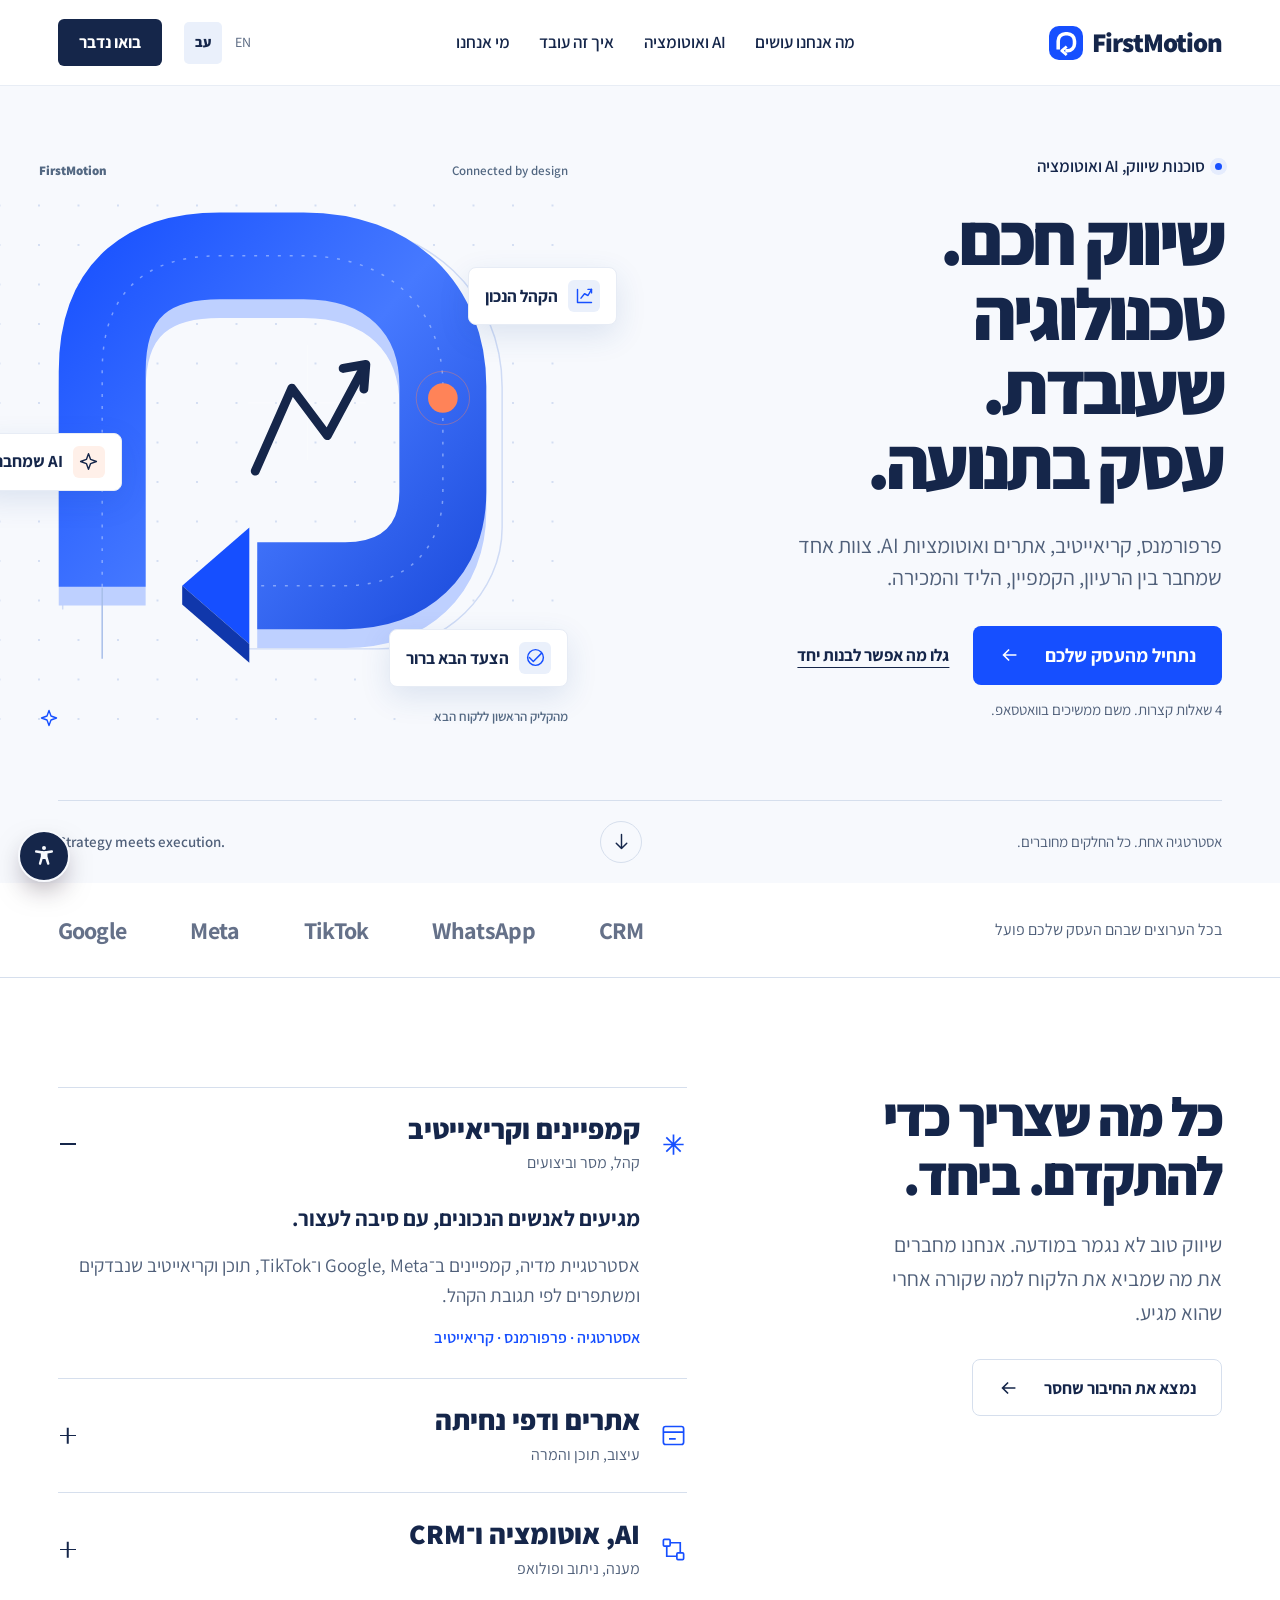
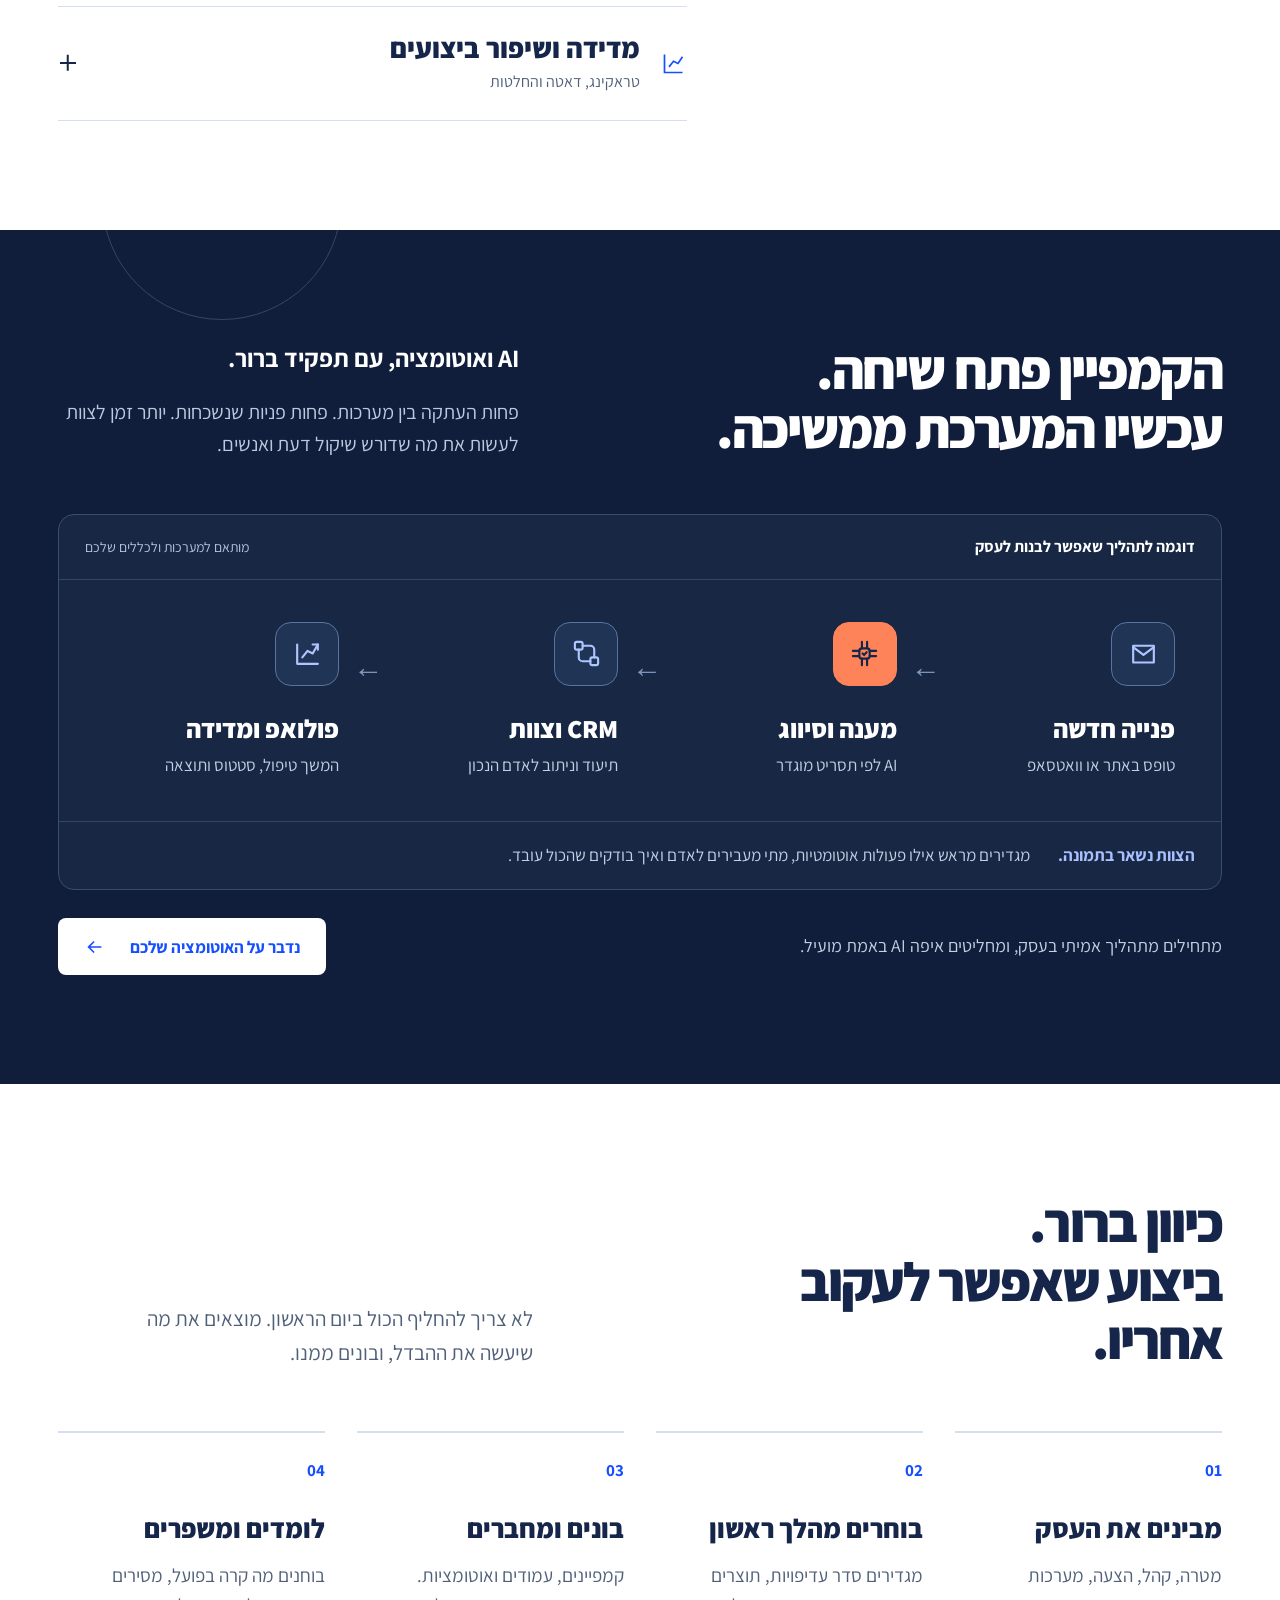
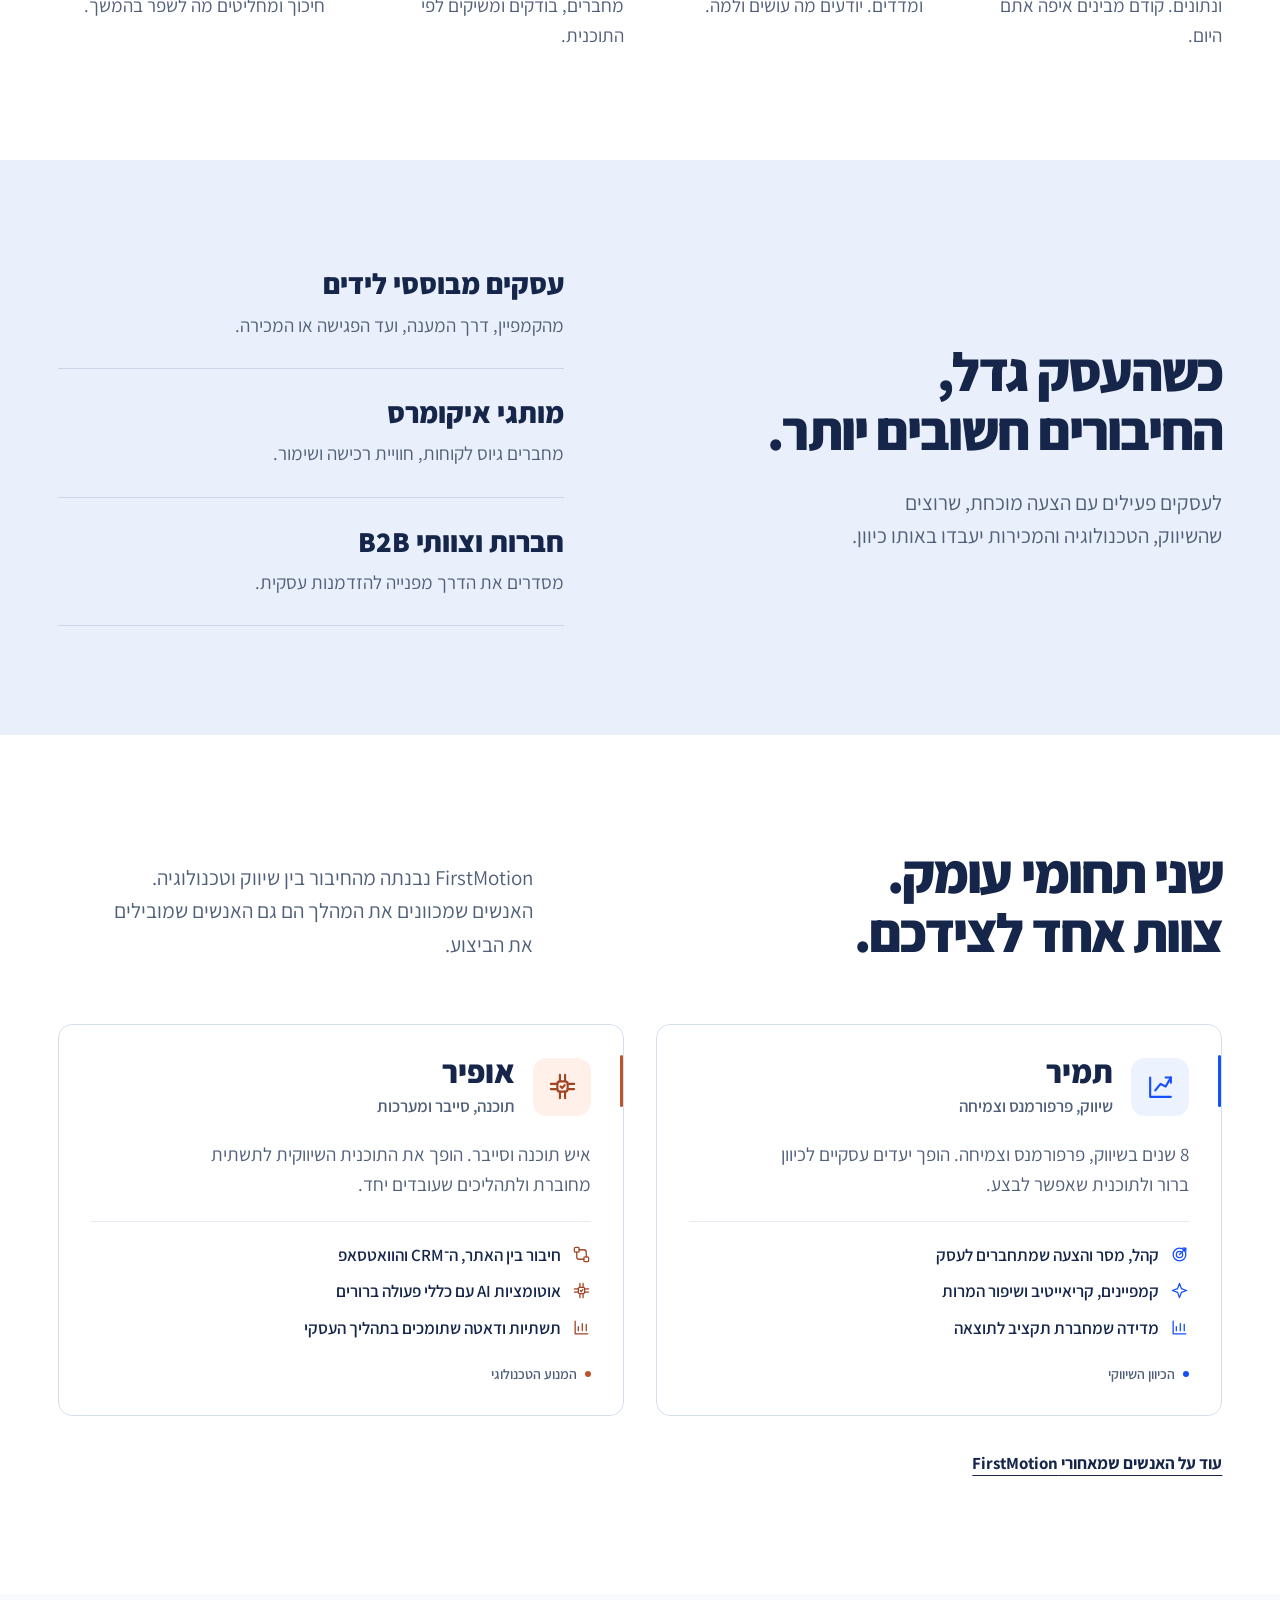
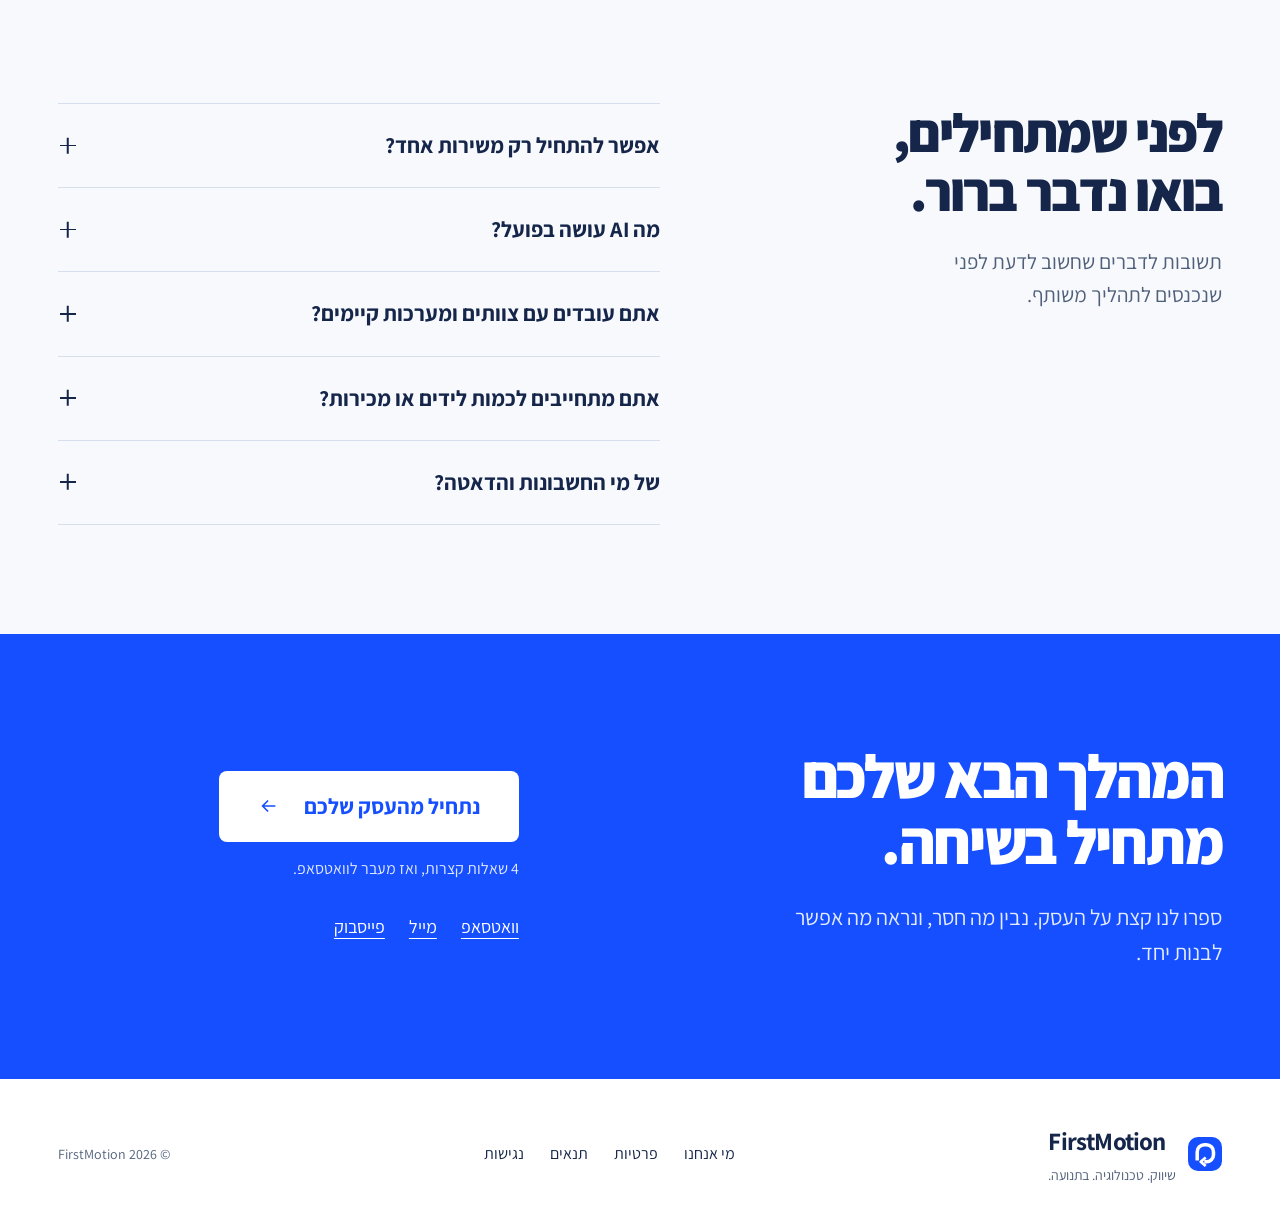
<file: index.html>
<!DOCTYPE html>
<html lang="he" dir="rtl">
<head>
<meta charset="UTF-8"><meta name="viewport" content="width=device-width, initial-scale=1.0">
<title>FirstMotion | שיווק דיגיטלי, AI ואוטומציה לעסקים</title>
<meta name="description" content="FirstMotion מחברת פרסום ממומן, קריאייטיב, אתרים ואוטומציות AI לתהליך עסקי אחד. מקמפיין וליד, דרך CRM ופולואפ, ועד מדידה של מה שהופך למכירה.">
<meta name="theme-color" content="#f7f9fd"><link rel="canonical" href="https://firstmotion.co/">
<meta property="og:type" content="website"><meta property="og:locale" content="he_IL"><meta property="og:site_name" content="FirstMotion"><meta property="og:url" content="https://firstmotion.co/">
<meta property="og:title" content="FirstMotion | שיווק חכם. טכנולוגיה שעובדת."><meta property="og:description" content="פרפורמנס, קריאייטיב, אתרים ואוטומציות AI. מהרעיון ועד המכירה, בתהליך אחד מחובר.">
<meta property="og:image" content="https://firstmotion.co/assets/og-card.png"><meta property="og:image:width" content="1200"><meta property="og:image:height" content="630"><meta property="og:image:alt" content="FirstMotion — שיווק חכם. טכנולוגיה שעובדת."><meta name="twitter:card" content="summary_large_image">
<link rel="icon" href="assets/first-motion-mark.svg" type="image/svg+xml">
<link rel="preload" href="assets/fonts/assistant-hebrew-800-normal.woff2" as="font" type="font/woff2" crossorigin>
<link rel="preload" href="assets/fonts/assistant-hebrew-400-normal.woff2" as="font" type="font/woff2" crossorigin>
<link rel="stylesheet" href="styles.css">
<script async src="https://vortex-prd.vercel.app/t.js?k=wk_h3h2Pd0D1dhSOxzuHJ8gNUEgU5rAaEdU0L9AQxFx"></script>
</head><body>
<a class="skip-link" href="#main" data-en="Skip to main content">דילוג לתוכן הראשי</a>
<header class="site-header" id="site-header">
<a class="logo" href="#main" aria-label="FirstMotion, ראש העמוד" data-en-label="FirstMotion, top of page"><img class="brand-symbol" src="assets/first-motion-mark.svg" alt="" width="34" height="34"><span class="logo-copy"><strong>FirstMotion</strong></span></a>
<nav class="main-nav" id="main-nav" aria-label="ניווט ראשי" data-en-label="Main navigation">
<a href="#services" data-en="Our expertise">מה אנחנו עושים</a><a href="#automation" data-en="AI &amp; automation">AI ואוטומציה</a><a href="#method" data-en="How we work">איך זה עובד</a><a href="#founders" data-en="Our team">מי אנחנו</a>
</nav><div class="header-actions"><div class="lang-toggle" role="group" aria-label="Language"><button class="lang-opt" type="button" data-lang="he" aria-pressed="true">עב</button><button class="lang-opt" type="button" data-lang="en" aria-pressed="false">EN</button></div>
<a class="header-cta" href="#fit-check" data-en="Let’s talk">בואו נדבר</a>
<button class="menu-toggle" type="button" aria-label="פתיחת תפריט" data-en-label="Open menu" aria-expanded="false" aria-controls="main-nav"><span></span><span></span></button></div></header>
<main id="main">
<section class="hero" aria-labelledby="hero-title"><div class="hero-layout wrap">
<div class="hero-copy"><p class="hero-descriptor"><span class="status-dot" aria-hidden="true"></span><span  data-en="Marketing, AI &amp; automation agency">סוכנות שיווק, AI ואוטומציה</span></p>
<h1 id="hero-title" data-en="Smart marketing.<br>Technology that works.<br>Business in motion.">שיווק חכם.<br>טכנולוגיה שעובדת.<br>עסק בתנועה.</h1>
<p class="hero-lead" data-en="Performance, creative, websites and AI automation. One team connecting the idea, the campaign, the lead and the sale.">פרפורמנס, קריאייטיב, אתרים ואוטומציות AI. צוות אחד שמחבר בין הרעיון, הקמפיין, הליד והמכירה.</p>
<div class="hero-actions"><a class="button button-primary" href="#fit-check"><span  data-en="Start with your business">נתחיל מהעסק שלכם</span><svg viewBox="0 0 24 24" aria-hidden="true"><path d="M19 12H5m6-6-6 6 6 6"/></svg></a><a class="text-link" href="#services" data-en="Explore what we can build">גלו מה אפשר לבנות יחד</a></div>
<p class="hero-note" data-en="Four short questions. Then we continue on WhatsApp.">4 שאלות קצרות. משם ממשיכים בוואטסאפ.</p>
</div>
<div class="hero-art" aria-hidden="true"><div class="art-caption"><span>FirstMotion</span><span>Connected by design</span></div>
<svg class="motion-art" viewBox="0 0 660 590" fill="none"><defs><linearGradient id="ribbon" x1="95" y1="80" x2="555" y2="470" gradientUnits="userSpaceOnUse"><stop stop-color="#164fff"/><stop offset=".5" stop-color="#4679ff"/><stop offset="1" stop-color="#1746d8"/></linearGradient><linearGradient id="edge" x1="0" y1="0" x2="1" y2="1"><stop stop-color="#93afff"/><stop offset="1" stop-color="#164fff"/></linearGradient><pattern id="grid" width="40" height="40" patternUnits="userSpaceOnUse"><circle cx="1" cy="1" r="1" fill="#c8d6ef"/></pattern></defs>
<rect x="20" y="15" width="620" height="560" fill="url(#grid)"/>
<path d="M105 450V210C105 123 175 60 265 60H375C476 60 550 130 550 225V367C550 434 491 490 425 490H288" stroke="#cfdbf5" stroke-width="1.5"/>
<path d="M145 446V228C145 141 196 111 264 111H349C437 111 490 165 490 243V350C490 410 451 445 391 445H302" stroke="#bed0ff" stroke-width="88"/>
<path d="M145 427V209C145 122 196 92 264 92H349C437 92 490 146 490 224V331C490 391 451 426 391 426H302" stroke="url(#ribbon)" stroke-width="88"/>
<path d="M145 427V209C145 122 196 92 264 92H349C437 92 490 146 490 224V331C490 391 451 426 391 426H302" stroke="#b7ceff" stroke-opacity=".6" stroke-width="1.5" stroke-dasharray="3 9"/>
<path d="m294 367-68 59 68 59Z" fill="#164fff"/><path d="m294 485-68-59v19l68 59Z" fill="#1037ab"/>
<path d="M145 428v72" stroke="#a7bee9" stroke-width="1.5"/>
<circle cx="490" cy="236" r="15" fill="#ff8358"/><circle cx="490" cy="236" r="27" stroke="#ff8358" stroke-opacity=".4"/>
<path d="M353 182v117m-60-58h119" stroke="#fff" stroke-width="1" opacity=".35"/>
<path d="m300 310 37-84 36 48 37-69" stroke="#15264a" stroke-width="9" stroke-linecap="round" stroke-linejoin="round"/><path d="m389 206 23-4-2 25" stroke="#15264a" stroke-width="9" stroke-linecap="round" stroke-linejoin="round"/>
</svg>
<div class="art-label label-campaign"><span class="label-icon"><svg class="detail-icon" viewBox="0 0 24 24" fill="none" stroke="currentColor" stroke-width="1.65" stroke-linecap="round" stroke-linejoin="round" aria-hidden="true"><path d="M4 20V5m0 15h16M8 15l4-5 4 2 4-7"/><path d="M16 5h4v4"/></svg></span><span data-en="The right audience">הקהל הנכון</span></div>
<div class="art-label label-auto"><span class="label-icon"><svg class="detail-icon" viewBox="0 0 24 24" fill="none" stroke="currentColor" stroke-width="1.65" stroke-linecap="round" stroke-linejoin="round" aria-hidden="true"><path d="m12 3 2.4 6.6L21 12l-6.6 2.4L12 21l-2.4-6.6L3 12l6.6-2.4L12 3Z"/></svg></span><span data-en="AI that connects">AI שמחבר</span></div>
<div class="art-label label-sales"><span class="label-icon"><svg class="detail-icon" viewBox="0 0 24 24" fill="none" stroke="currentColor" stroke-width="1.65" stroke-linecap="round" stroke-linejoin="round" aria-hidden="true"><path d="m5 12 4.5 4.5L19 7"/><circle cx="12" cy="12" r="9"/></svg></span><span data-en="A clear next step">הצעד הבא ברור</span></div>
<div class="art-bottom"><span data-en="From first click to next customer">מהקליק הראשון ללקוח הבא</span><span class="art-cross" aria-hidden="true"><svg class="detail-icon" viewBox="0 0 24 24" fill="none" stroke="currentColor" stroke-width="1.65" stroke-linecap="round" stroke-linejoin="round" aria-hidden="true"><path d="m12 3 2.4 6.6L21 12l-6.6 2.4L12 21l-2.4-6.6L3 12l6.6-2.4L12 3Z"/></svg></span></div></div>
</div><div class="hero-bottom wrap"><p data-en="One strategy. Every part connected.">אסטרטגיה אחת. כל החלקים מחוברים.</p><a href="#services" class="down-link" aria-label="לשירותים שלנו" data-en-label="Explore our services"><svg class="detail-icon" viewBox="0 0 24 24" fill="none" stroke="currentColor" stroke-width="1.65" stroke-linecap="round" stroke-linejoin="round" aria-hidden="true"><path d="M12 4v16m-6-6 6 6 6-6"/></svg></a><p class="hero-bottom-english" lang="en" dir="ltr">Strategy meets execution.</p></div></section>
<div class="platform-strip"><div class="wrap"><p data-en="Across the channels your business uses">בכל הערוצים שבהם העסק שלכם פועל</p><div class="platform-names" dir="ltr"><span>Google</span><span>Meta</span><span>TikTok</span><span>WhatsApp</span><span>CRM</span></div></div></div>
<section class="services section" id="services" aria-labelledby="services-title"><span id="chain" class="anchor-alias"></span><div class="wrap services-layout"><div class="services-intro"><h2 id="services-title" data-en="Everything you need&lt;br&gt;to move forward.">כל מה שצריך כדי<br>להתקדם. ביחד.</h2><p  data-en="Good marketing goes beyond the ad. We connect what brings customers in with what happens after they arrive.">שיווק טוב לא נגמר במודעה. אנחנו מחברים את מה שמביא את הלקוח למה שקורה אחרי שהוא מגיע.</p><a class="button button-outline" href="#fit-check"><span  data-en="Find your missing connection">נמצא את החיבור שחסר</span><svg viewBox="0 0 24 24" aria-hidden="true"><path d="M19 12H5m6-6-6 6 6 6"/></svg></a></div><div class="service-list"><details class="service" open><summary><svg class="service-icon" viewBox="0 0 24 24" aria-hidden="true"><path d="M12 3v18M3 12h18M5.6 5.6l12.8 12.8M5.6 18.4 18.4 5.6"/></svg><h3 class="service-summary-copy"><span  data-en="Campaigns &amp; creative">קמפיינים וקריאייטיב</span><span class="service-summary-note" data-en="Audience, messaging and performance">קהל, מסר וביצועים</span></h3><span class="expand-icon" aria-hidden="true"></span></summary><div class="service-body"><p class="service-lead" data-en="Reach the right people. Give them a reason to stop.">מגיעים לאנשים הנכונים, עם סיבה לעצור.</p><p  data-en="Media strategy, campaigns on Google, Meta and TikTok, content and creative tested and improved through audience response.">אסטרטגיית מדיה, קמפיינים ב־Google, Meta ו־TikTok, תוכן וקריאייטיב שנבדקים ומשתפרים לפי תגובת הקהל.</p><p class="service-tags" data-en="Strategy · Performance · Creative">אסטרטגיה · פרפורמנס · קריאייטיב</p></div></details><details class="service" ><summary><svg class="service-icon" viewBox="0 0 24 24" aria-hidden="true"><rect x="3" y="4" width="18" height="16" rx="2"/><path d="M3 9h18m-13 6h6"/></svg><h3 class="service-summary-copy"><span  data-en="Websites &amp; landing pages">אתרים ודפי נחיתה</span><span class="service-summary-note" data-en="Design, content and conversion">עיצוב, תוכן והמרה</span></h3><span class="expand-icon" aria-hidden="true"></span></summary><div class="service-body"><p class="service-lead" data-en="An experience that delivers on the campaign.">חוויה שממשיכה את ההבטחה של הקמפיין.</p><p  data-en="Clear messaging, considered design and a simple path to inquire or buy. We build sites and landing pages, then look for friction we can remove.">מסר חד, עיצוב ברור ודרך פשוטה לפנייה או רכישה. בונים אתרים ודפי נחיתה, ובוחנים איפה אפשר להסיר חיכוך ולשפר המרה.</p><p class="service-tags" data-en="Websites · Landing pages · CRO">אתרים · דפי נחיתה · CRO</p></div></details><details class="service" ><summary><svg class="service-icon" viewBox="0 0 24 24" aria-hidden="true"><rect x="3" y="3" width="6" height="6" rx="1"/><rect x="15" y="15" width="6" height="6" rx="1"/><path d="M6 9v9h9M9 6h9v9"/></svg><h3 class="service-summary-copy"><span  data-en="AI, automation &amp; CRM">AI, אוטומציה ו־CRM</span><span class="service-summary-note" data-en="Response, routing and follow-up">מענה, ניתוב ופולואפ</span></h3><span class="expand-icon" aria-hidden="true"></span></summary><div class="service-body"><p class="service-lead" data-en="Give every inquiry a next step.">כל פנייה מקבלת המשך.</p><p  data-en="Connect forms, WhatsApp and CRM systems. Design first responses, inquiry classification, team routing and follow-ups around your business rules.">מחברים טפסים, וואטסאפ ומערכות CRM. מתכננים מענה ראשוני, סיווג פניות, ניתוב לצוות ופולואפ בהתאם לתהליך ולכללי העסק.</p><p class="service-tags" data-en="WhatsApp · AI · Sales workflows">WhatsApp · AI · תהליכי מכירה</p></div></details><details class="service" ><summary><svg class="service-icon" viewBox="0 0 24 24" aria-hidden="true"><path d="M4 4v16h16M8 15l4-5 4 2 4-6"/></svg><h3 class="service-summary-copy"><span  data-en="Measurement &amp; optimization">מדידה ושיפור ביצועים</span><span class="service-summary-note" data-en="Tracking, data and decisions">טראקינג, דאטה והחלטות</span></h3><span class="expand-icon" aria-hidden="true"></span></summary><div class="service-body"><p class="service-lead" data-en="See what really moves toward a sale.">רואים מה באמת מתקדם למכירה.</p><p  data-en="Tracking, Conversions API, dashboards and sales-data connections. Build a shared view for marketing and sales to choose the next move with evidence.">טראקינג, Conversions API, דשבורדים וחיבור נתוני מכירות. בונים תמונה משותפת לשיווק ולמכירות, כדי לבחור את המהלך הבא מתוך דאטה.</p><p class="service-tags" data-en="Data · Attribution · Optimization">דאטה · ייחוס · אופטימיזציה</p></div></details></div></div></section><section class="automation section" id="automation" aria-labelledby="automation-title"><span id="gap" class="anchor-alias"></span><div class="wrap"><div class="automation-heading"><div><h2 id="automation-title" data-en="The campaign started&lt;br&gt;the conversation.&lt;br&gt;The system takes it forward.">הקמפיין פתח שיחה.<br>עכשיו המערכת ממשיכה.</h2></div><div><p class="automation-lead" data-en="AI and automation. With a clear job to do.">AI ואוטומציה, עם תפקיד ברור.</p><p  data-en="Less copying between systems. Fewer forgotten inquiries. More time for the work that needs human judgment.">פחות העתקה בין מערכות. פחות פניות שנשכחות. יותר זמן לצוות לעשות את מה שדורש שיקול דעת ואנשים.</p></div></div>
<div class="workflow"><div class="workflow-title"><p  data-en="An example of a workflow we can build">דוגמה לתהליך שאפשר לבנות לעסק</p><span  data-en="Adapted to your systems and rules">מותאם למערכות ולכללים שלכם</span></div><ol class="workflow-nodes"><li><span class="flow-icon" aria-hidden="true"><svg class="detail-icon" viewBox="0 0 24 24" fill="none" stroke="currentColor" stroke-width="1.65" stroke-linecap="round" stroke-linejoin="round" aria-hidden="true"><path d="M4 6h16v13H4z"/><path d="m4 7 8 6 8-6"/></svg></span><h3  data-en="New inquiry">פנייה חדשה</h3><p  data-en="Website form or WhatsApp">טופס באתר או וואטסאפ</p></li><li><span class="flow-icon" aria-hidden="true"><svg class="detail-icon" viewBox="0 0 24 24" fill="none" stroke="currentColor" stroke-width="1.65" stroke-linecap="round" stroke-linejoin="round" aria-hidden="true"><rect x="8" y="8" width="8" height="8" rx="2"/><path d="M10 3v5m4-5v5m-4 8v5m4-5v5M3 10h5m-5 4h5m8-4h5m-5 4h5"/><path d="m10.5 12 1.2 1.2 2-2.3"/></svg></span><h3  data-en="Respond &amp; classify">מענה וסיווג</h3><p  data-en="AI within a defined script">AI לפי תסריט מוגדר</p></li><li><span class="flow-icon" aria-hidden="true"><svg class="detail-icon" viewBox="0 0 24 24" fill="none" stroke="currentColor" stroke-width="1.65" stroke-linecap="round" stroke-linejoin="round" aria-hidden="true"><rect x="3" y="3" width="6" height="6" rx="1.5"/><rect x="15" y="15" width="6" height="6" rx="1.5"/><path d="M9 6h6a3 3 0 0 1 3 3v6M6 9v6a3 3 0 0 0 3 3h6"/></svg></span><h3  data-en="CRM &amp; team">CRM וצוות</h3><p  data-en="Record and route to the right person">תיעוד וניתוב לאדם הנכון</p></li><li><span class="flow-icon" aria-hidden="true"><svg class="detail-icon" viewBox="0 0 24 24" fill="none" stroke="currentColor" stroke-width="1.65" stroke-linecap="round" stroke-linejoin="round" aria-hidden="true"><path d="M4 20V5m0 15h16M8 15l4-5 4 2 4-7"/><path d="M16 5h4v4"/></svg></span><h3  data-en="Follow-up &amp; measure">פולואפ ומדידה</h3><p  data-en="Next action, status and outcome">המשך טיפול, סטטוס ותוצאה</p></li></ol><div class="workflow-foot"><strong  data-en="Your team stays in the loop.">הצוות נשאר בתמונה.</strong><p  data-en="We define which actions are automatic, when to involve a person and how to check that the process works.">מגדירים מראש אילו פעולות אוטומטיות, מתי מעבירים לאדם ואיך בודקים שהכול עובד.</p></div></div><div class="automation-bottom"><p  data-en="Start with a real business process. Decide where AI can actually help.">מתחילים מתהליך אמיתי בעסק, ומחליטים איפה AI באמת מועיל.</p><a class="button button-light" href="#fit-check"><span  data-en="Talk about your automation">נדבר על האוטומציה שלכם</span><svg viewBox="0 0 24 24" aria-hidden="true"><path d="M19 12H5m6-6-6 6 6 6"/></svg></a></div></div></section><section class="method section" id="method" aria-labelledby="method-title"><div class="wrap"><div class="section-top"><h2 id="method-title" data-en="Clear direction.&lt;br&gt;Execution you can follow.">כיוון ברור.<br>ביצוע שאפשר לעקוב אחריו.</h2><p  data-en="You do not need to replace everything on day one. Find what can make a difference, and build from there.">לא צריך להחליף הכול ביום הראשון. מוצאים את מה שיעשה את ההבדל, ובונים ממנו.</p></div><ol class="method-steps"><li><span class="step-number">01</span><h3  data-en="Understand the business">מבינים את העסק</h3><p  data-en="Goals, audience, offer, systems and data. First, understand where you are today.">מטרה, קהל, הצעה, מערכות ונתונים. קודם מבינים איפה אתם היום.</p></li><li><span class="step-number">02</span><h3  data-en="Choose the first move">בוחרים מהלך ראשון</h3><p  data-en="Set priorities, deliverables and measures. Know what is being done and why.">מגדירים סדר עדיפויות, תוצרים ומדדים. יודעים מה עושים ולמה.</p></li><li><span class="step-number">03</span><h3  data-en="Build and connect">בונים ומחברים</h3><p  data-en="Campaigns, pages and automations. Connect, test and launch against the plan.">קמפיינים, עמודים ואוטומציות. מחברים, בודקים ומשיקים לפי התוכנית.</p></li><li><span class="step-number">04</span><h3  data-en="Learn and improve">לומדים ומשפרים</h3><p  data-en="Review what happened, remove friction and decide what to improve next.">בוחנים מה קרה בפועל, מסירים חיכוך ומחליטים מה לשפר בהמשך.</p></li></ol></div></section><section class="business-fit section" id="fit" aria-labelledby="fit-title"><div class="wrap fit-layout"><div><h2 id="fit-title" data-en="As the business grows,&lt;br&gt;the connections matter more.">כשהעסק גדל,<br>החיבורים חשובים יותר.</h2><p  data-en="For active businesses with a proven offer, ready to bring marketing, technology and sales into alignment.">לעסקים פעילים עם הצעה מוכחת, שרוצים שהשיווק, הטכנולוגיה והמכירות יעבדו באותו כיוון.</p></div><div class="fit-audiences"><article><h3  data-en="Lead-based businesses">עסקים מבוססי לידים</h3><p  data-en="From campaign to response, appointment and sale.">מהקמפיין, דרך המענה, ועד הפגישה או המכירה.</p></article><article><h3  data-en="Ecommerce brands">מותגי איקומרס</h3><p  data-en="Connect acquisition, the shopping experience and retention.">מחברים גיוס לקוחות, חוויית רכישה ושימור.</p></article><article><h3  data-en="B2B companies &amp; teams">חברות וצוותי B2B</h3><p  data-en="Build a clearer path from inquiry to business opportunity.">מסדרים את הדרך מפנייה להזדמנות עסקית.</p></article></div></div></section><section class="founders section" id="founders" aria-labelledby="founders-title"><div class="wrap"><div class="section-top"><h2 id="founders-title" data-en="Two disciplines.&lt;br&gt;One team on your side.">שני תחומי עומק.<br>צוות אחד לצידכם.</h2><p  data-en="FirstMotion brings marketing and technology together. The people setting the direction also lead the execution.">FirstMotion נבנתה מהחיבור בין שיווק וטכנולוגיה. האנשים שמכוונים את המהלך הם גם האנשים שמובילים את הביצוע.</p></div><div class="founder-pair"><article class="founder-card founder-tamir"><div class="founder-card-head"><div class="founder-symbol" aria-hidden="true"><svg class="founder-mark" viewBox="0 0 24 24" fill="none" stroke="currentColor" stroke-width="1.65" stroke-linecap="round" stroke-linejoin="round" aria-hidden="true"><path d="M4 20V5m0 15h16M8 15l4-5 4 2 4-7"/><path d="M16 5h4v4"/></svg></div><div class="founder-identity"><h3  data-en="Tamir">תמיר</h3><p class="founder-role" data-en="Marketing, performance &amp; growth">שיווק, פרפורמנס וצמיחה</p></div></div><p class="founder-bio" data-en="Eight years in marketing, performance and growth. Turns business goals into clear direction and an actionable plan.">8 שנים בשיווק, פרפורמנס וצמיחה. הופך יעדים עסקיים לכיוון ברור ולתוכנית שאפשר לבצע.</p><ul class="founder-details"><li><svg class="detail-icon" viewBox="0 0 24 24" fill="none" stroke="currentColor" stroke-width="1.65" stroke-linecap="round" stroke-linejoin="round" aria-hidden="true"><circle cx="12" cy="12" r="8"/><circle cx="12" cy="12" r="4"/><path d="m12 12 8-8m-4 0h4v4"/></svg><span  data-en="Audience, messaging and an offer grounded in the business">קהל, מסר והצעה שמתחברים לעסק</span></li><li><svg class="detail-icon" viewBox="0 0 24 24" fill="none" stroke="currentColor" stroke-width="1.65" stroke-linecap="round" stroke-linejoin="round" aria-hidden="true"><path d="m12 3 2.4 6.6L21 12l-6.6 2.4L12 21l-2.4-6.6L3 12l6.6-2.4L12 3Z"/></svg><span  data-en="Campaigns, creative and conversion improvement">קמפיינים, קריאייטיב ושיפור המרות</span></li><li><svg class="detail-icon" viewBox="0 0 24 24" fill="none" stroke="currentColor" stroke-width="1.65" stroke-linecap="round" stroke-linejoin="round" aria-hidden="true"><path d="M4 20V4m0 16h16M8 16v-5m5 5V7m5 9v-8"/></svg><span  data-en="Measurement connecting spend to outcomes">מדידה שמחברת תקציב לתוצאה</span></li></ul><div class="founder-focus"><span class="focus-dot" aria-hidden="true"></span><span  data-en="The marketing direction">הכיוון השיווקי</span></div></article><article class="founder-card founder-ofir"><div class="founder-card-head"><div class="founder-symbol" aria-hidden="true"><svg class="founder-mark" viewBox="0 0 24 24" fill="none" stroke="currentColor" stroke-width="1.65" stroke-linecap="round" stroke-linejoin="round" aria-hidden="true"><rect x="8" y="8" width="8" height="8" rx="2"/><path d="M10 3v5m4-5v5m-4 8v5m4-5v5M3 10h5m-5 4h5m8-4h5m-5 4h5"/><path d="m10.5 12 1.2 1.2 2-2.3"/></svg></div><div class="founder-identity"><h3  data-en="Ofir">אופיר</h3><p class="founder-role" data-en="Software, cyber &amp; systems">תוכנה, סייבר ומערכות</p></div></div><p class="founder-bio" data-en="A software and cyber professional. Turns the marketing plan into connected infrastructure and workflows.">איש תוכנה וסייבר. הופך את התוכנית השיווקית לתשתית מחוברת ולתהליכים שעובדים יחד.</p><ul class="founder-details"><li><svg class="detail-icon" viewBox="0 0 24 24" fill="none" stroke="currentColor" stroke-width="1.65" stroke-linecap="round" stroke-linejoin="round" aria-hidden="true"><rect x="3" y="3" width="6" height="6" rx="1.5"/><rect x="15" y="15" width="6" height="6" rx="1.5"/><path d="M9 6h6a3 3 0 0 1 3 3v6M6 9v6a3 3 0 0 0 3 3h6"/></svg><span  data-en="Connecting the website, CRM and WhatsApp">חיבור בין האתר, ה־CRM והוואטסאפ</span></li><li><svg class="detail-icon" viewBox="0 0 24 24" fill="none" stroke="currentColor" stroke-width="1.65" stroke-linecap="round" stroke-linejoin="round" aria-hidden="true"><rect x="8" y="8" width="8" height="8" rx="2"/><path d="M10 3v5m4-5v5m-4 8v5m4-5v5M3 10h5m-5 4h5m8-4h5m-5 4h5"/><path d="m10.5 12 1.2 1.2 2-2.3"/></svg><span  data-en="AI workflows with clear operating rules">אוטומציות AI עם כללי פעולה ברורים</span></li><li><svg class="detail-icon" viewBox="0 0 24 24" fill="none" stroke="currentColor" stroke-width="1.65" stroke-linecap="round" stroke-linejoin="round" aria-hidden="true"><path d="M4 20V4m0 16h16M8 16v-5m5 5V7m5 9v-8"/></svg><span  data-en="Infrastructure and data that support the business process">תשתיות ודאטה שתומכים בתהליך העסקי</span></li></ul><div class="founder-focus"><span class="focus-dot" aria-hidden="true"></span><span  data-en="The technology engine">המנוע הטכנולוגי</span></div></article></div><a class="text-link" href="pages/about.html"><span  data-en="Meet the people behind FirstMotion">עוד על האנשים שמאחורי FirstMotion</span></a></div></section><section class="faq section" id="faq" aria-labelledby="faq-title"><div class="wrap faq-layout"><div><h2 id="faq-title" data-en="Before we start,&lt;br&gt;let’s be clear.">לפני שמתחילים,<br>בואו נדבר ברור.</h2><p  data-en="Answers to the questions that matter before working together.">תשובות לדברים שחשוב לדעת לפני שנכנסים לתהליך משותף.</p></div><div class="faq-list"><details><summary><span  data-en="Can we start with one service?">אפשר להתחיל רק משירות אחד?</span><span class="expand-icon" aria-hidden="true"></span></summary><p class="faq-answer" data-en="Yes. Start with a campaign, website, automation or measurement. First we check what that move needs to work, including any supporting connections.">כן. אפשר להתחיל מקמפיין, אתר, אוטומציה או מדידה. קודם בודקים מה נדרש כדי שהמהלך יעבוד, ואילו חיבורים צריך סביבו.</p></details><details><summary><span  data-en="What does AI actually do?">מה AI עושה בפועל?</span><span class="expand-icon" aria-hidden="true"></span></summary><p class="faq-answer" data-en="Depending on the need: first responses, inquiry classification, conversation summaries or follow-up support. Each workflow is designed around business information, permissions and rules, with human handoff points.">בהתאם לצורך: מענה ראשוני, סיווג פניות, סיכום שיחות או תמיכה בפולואפ. כל תהליך מתוכנן לפי המידע, ההרשאות וכללי העסק, עם נקודות שבהן הצוות נכנס לתמונה.</p></details><details><summary><span  data-en="Do you work with existing teams and systems?">אתם עובדים עם צוותים ומערכות קיימים?</span><span class="expand-icon" aria-hidden="true"></span></summary><p class="faq-answer" data-en="Yes. We can work alongside an internal marketing team and existing partners. We check what to keep, fix and connect, rather than replacing systems unnecessarily.">כן. אפשר לעבוד לצד צוות שיווק פנימי וספקים קיימים. בודקים מה כדאי להשאיר, מה לתקן ומה לחבר, במקום להחליף מערכות ללא צורך.</p></details><details><summary><span  data-en="Do you guarantee a number of leads or sales?">אתם מתחייבים לכמות לידים או מכירות?</span><span class="expand-icon" aria-hidden="true"></span></summary><p class="faq-answer" data-en="We do not promise numbers before understanding the offer, market and data. We agree on goals, measurement and priorities, then report what actually happened.">לא מבטיחים מספרים לפני שמבינים את ההצעה, השוק והנתונים. מגדירים יחד יעדים, מדידה וסדר עדיפויות, ומדווחים על מה שהתקדם בפועל.</p></details><details><summary><span  data-en="Who owns the accounts and data?">של מי החשבונות והדאטה?</span><span class="expand-icon" aria-hidden="true"></span></summary><p class="faq-answer" data-en="Yours. Advertising accounts, CRM data and the automations we build stay in your name, with clear documentation.">שלכם. חשבונות הפרסום, נתוני ה־CRM והאוטומציות שאנחנו בונים נשארים על שמכם, עם תיעוד מסודר.</p></details></div></div></section><section class="contact section" id="contact" aria-labelledby="contact-title"><div class="wrap contact-layout"><div><h2 id="contact-title" data-en="Your next move&lt;br&gt;starts with a conversation.">המהלך הבא שלכם<br>מתחיל בשיחה.</h2><p  data-en="Tell us a little about your business. Let’s understand what is missing and what we can build together.">ספרו לנו קצת על העסק. נבין מה חסר, ונראה מה אפשר לבנות יחד.</p></div><div class="contact-actions"><a class="button button-light" href="#fit-check"><span  data-en="Start with your business">נתחיל מהעסק שלכם</span><svg viewBox="0 0 24 24" aria-hidden="true"><path d="M19 12H5m6-6-6 6 6 6"/></svg></a><p class="contact-note" data-en="Four short questions, then a WhatsApp handoff.">4 שאלות קצרות, ואז מעבר לוואטסאפ.</p><div class="contact-methods" aria-label="דרכי יצירת קשר" data-en-label="Contact options"><a class="contact-method contact-whatsapp" href="https://wa.me/972504950377" target="_blank" rel="noopener" data-en="WhatsApp">וואטסאפ</a><a class="contact-method contact-email" href="mailto:Marketing@firstmotion.co" data-en="Email">מייל</a><a class="contact-method contact-facebook" href="https://www.facebook.com/profile.php?id=61592606906080" target="_blank" rel="noopener" data-en="Facebook">פייסבוק</a></div></div></div></section></main>
<footer class="site-footer"><div class="footer-brand"><img class="brand-symbol" src="assets/first-motion-mark.svg" alt="" width="34" height="34"><p><strong>FirstMotion</strong><small data-en="Marketing. Technology. In motion.">שיווק. טכנולוגיה. בתנועה.</small></p></div><nav aria-label="קישורים משפטיים" data-en-label="Legal links"><a href="pages/about.html" data-en="About">מי אנחנו</a><a href="pages/privacy.html" data-en="Privacy">פרטיות</a><a href="pages/terms.html" data-en="Terms">תנאים</a><a href="pages/accessibility.html" data-en="Accessibility">נגישות</a></nav><p class="copyright">© <span class="yr">2026</span> FirstMotion</p></footer>
<script src="lang.js" defer></script><script src="script.js" defer></script><script src="accessibility.js" defer></script><script src="fit-check.js" defer></script>
<script type="application/ld+json">
  {"@context":"https://schema.org","@type":"ProfessionalService","name":"FirstMotion","url":"https://firstmotion.co/","logo":"https://firstmotion.co/assets/first-motion-mark.svg","image":"https://firstmotion.co/assets/og-card.png","description":"סוכנות פרפורמנס וצמיחה שמחברת פרסום, דפי נחיתה, אוטומציה, CRM ומדידה בשרשרת אחת שנמדדת עד המכירה.","areaServed":"IL","email":"Marketing@firstmotion.co","sameAs":["https://www.facebook.com/profile.php?id=61592606906080"],"founder":[{"@type":"Person","name":"Tamir","jobTitle":"Marketing, performance and growth"},{"@type":"Person","name":"Ofir","jobTitle":"Software, cyber and systems"}],"knowsAbout":["Performance marketing","Meta Ads","Google Ads","Conversion rate optimization","Marketing automation","CRM","WhatsApp API","Server-side tracking","Attribution"]}
  </script>
</body></html>
</file>
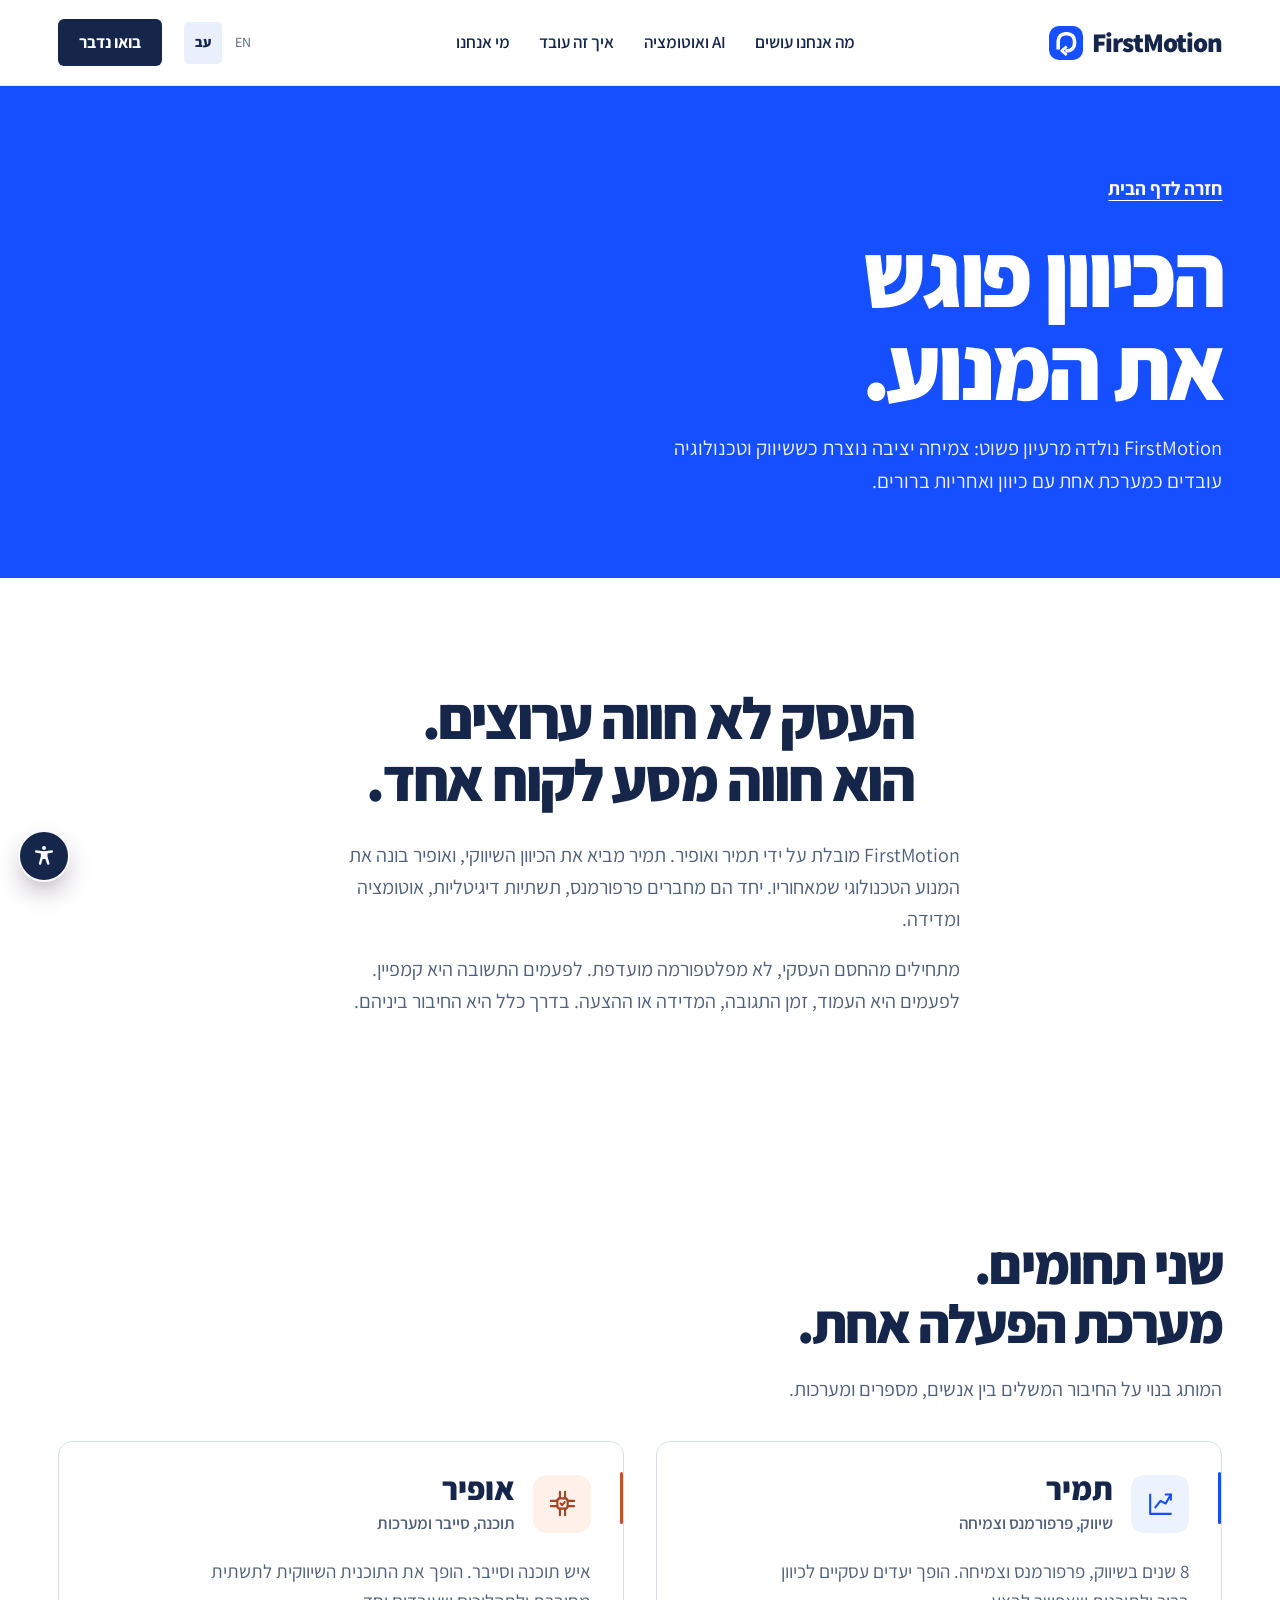
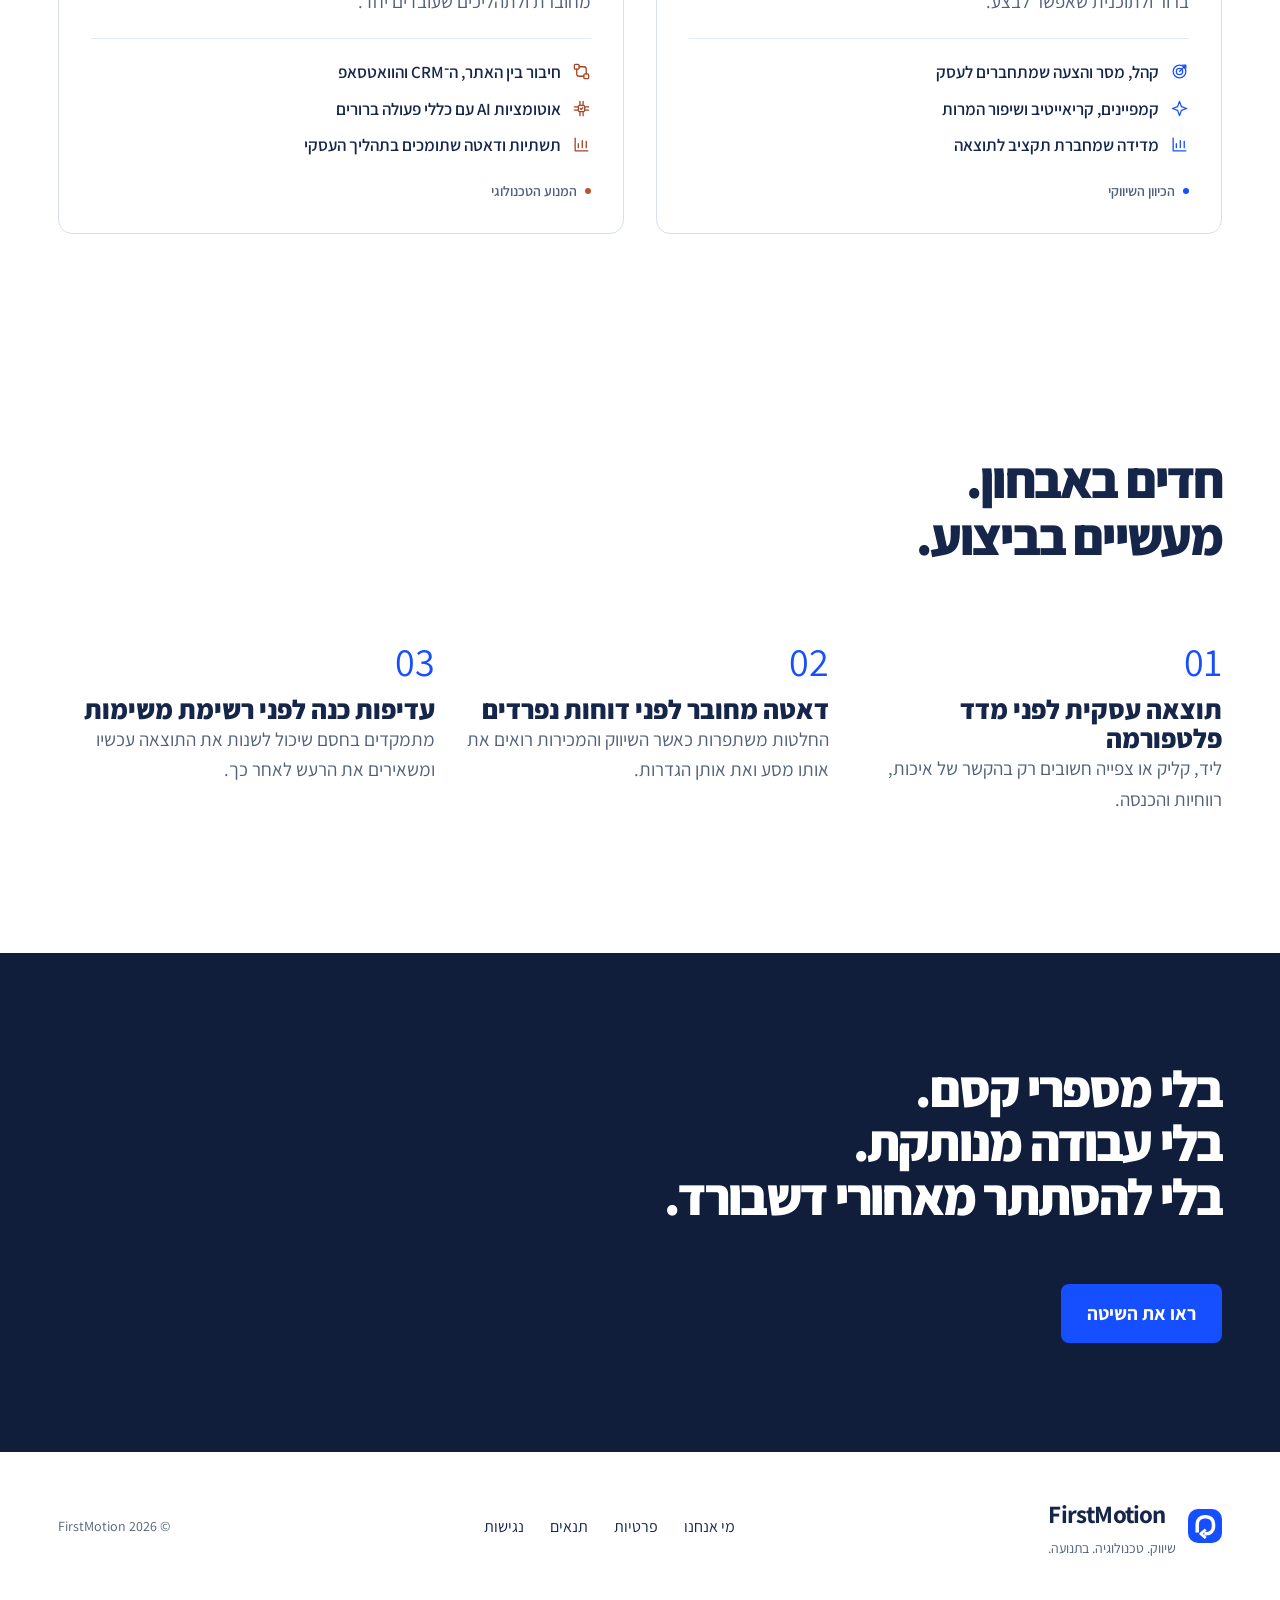
<file: pages/about.html>
<!DOCTYPE html>
<html lang="he" dir="rtl">
<head>
  <meta charset="UTF-8"><meta name="viewport" content="width=device-width, initial-scale=1.0">
  <title>מי אנחנו | FirstMotion</title><meta name="description" content="הכירו את תמיר ואופיר, שני הצדדים של FirstMotion: כיוון שיווקי ומנוע טכנולוגי במערכת צמיחה אחת."><meta name="theme-color" content="#164fff">
  <link rel="canonical" href="https://firstmotion.co/pages/about.html"><meta property="og:type" content="website"><meta property="og:locale" content="he_IL"><meta property="og:site_name" content="FirstMotion"><meta property="og:url" content="https://firstmotion.co/pages/about.html"><meta property="og:title" content="מי אנחנו | FirstMotion"><meta property="og:description" content="הכירו את תמיר ואופיר, שני הצדדים של FirstMotion: כיוון שיווקי ומנוע טכנולוגי במערכת צמיחה אחת."><meta property="og:image" content="https://firstmotion.co/assets/og-card.png"><meta property="og:image:width" content="1200"><meta property="og:image:height" content="630"><meta property="og:image:alt" content="FirstMotion — שיווק חכם. טכנולוגיה שעובדת."><meta name="twitter:card" content="summary_large_image">
  <link rel="icon" href="../assets/first-motion-mark.svg" type="image/svg+xml">
  <link rel="stylesheet" href="../styles.css">
  <script async src="https://vortex-prd.vercel.app/t.js?k=wk_h3h2Pd0D1dhSOxzuHJ8gNUEgU5rAaEdU0L9AQxFx"></script>
</head>
<body>
  <a class="skip-link" href="#main" data-en="Skip to main content">דילוג לתוכן הראשי</a>
  <header class="site-header" id="site-header">
<a class="logo" href="../index.html" aria-label="FirstMotion, ראש העמוד" data-en-label="FirstMotion, top of page"><img class="brand-symbol" src="../assets/first-motion-mark.svg" alt="" width="34" height="34"><span class="logo-copy"><strong>FirstMotion</strong></span></a>
<nav class="main-nav" id="main-nav" aria-label="ניווט ראשי" data-en-label="Main navigation">
<a href="../index.html#services" data-en="Our expertise">מה אנחנו עושים</a><a href="../index.html#automation" data-en="AI &amp; automation">AI ואוטומציה</a><a href="../index.html#method" data-en="How we work">איך זה עובד</a><a href="../index.html#founders" data-en="Our team">מי אנחנו</a>
</nav><div class="header-actions"><div class="lang-toggle" role="group" aria-label="Language"><button class="lang-opt" type="button" data-lang="he" aria-pressed="true">עב</button><button class="lang-opt" type="button" data-lang="en" aria-pressed="false">EN</button></div>
<a class="header-cta" href="#fit-check" data-en="Let’s talk">בואו נדבר</a>
<button class="menu-toggle" type="button" aria-label="פתיחת תפריט" data-en-label="Open menu" aria-expanded="false" aria-controls="main-nav"><span></span><span></span></button></div></header>

  <main id="main">
    <section class="page-hero page-hero-dark"><div class="page-hero-inner reveal"><a class="page-back" href="../index.html" data-en="Back to home">חזרה לדף הבית</a><h1 data-en="Direction meets engine.">הכיוון פוגש<br>את המנוע.</h1><p class="page-lead" data-en="FirstMotion was built on a simple idea: sustainable growth happens when marketing and technology operate as one accountable system.">FirstMotion נולדה מרעיון פשוט: צמיחה יציבה נוצרת כששיווק וטכנולוגיה עובדים כמערכת אחת עם כיוון ואחריות ברורים.</p></div></section>

    <section class="about-story section">
      <div class="about-story-head reveal"><h2 data-en="The business does not experience channels. It experiences one customer journey.">העסק לא חווה ערוצים.<br>הוא חווה מסע לקוח אחד.</h2></div>
      <div class="about-story-body reveal"><p data-en="FirstMotion is led by Tamir and Ofir. Tamir brings the marketing direction; Ofir builds the technology engine behind it. Together they connect performance, digital infrastructure, automation and measurement.">FirstMotion מובלת על ידי תמיר ואופיר. תמיר מביא את הכיוון השיווקי, ואופיר בונה את המנוע הטכנולוגי שמאחוריו. יחד הם מחברים פרפורמנס, תשתיות דיגיטליות, אוטומציה ומדידה.</p><p data-en="We start with the business constraint, not with a favorite platform. Sometimes the answer is a campaign. Sometimes it is the page, response time, tracking or offer. Usually it is the connection between them.">מתחילים מהחסם העסקי, לא מפלטפורמה מועדפת. לפעמים התשובה היא קמפיין. לפעמים היא העמוד, זמן התגובה, המדידה או ההצעה. בדרך כלל היא החיבור ביניהם.</p></div>
    </section>

    <section class="founders section" aria-labelledby="about-founders-title">
      <div class="founders-head reveal"><h2 id="about-founders-title" data-en="Two disciplines. One operating system.">שני תחומים.<br>מערכת הפעלה אחת.</h2><p data-en="The brand is built around the complement between people, numbers and systems.">המותג בנוי על החיבור המשלים בין אנשים, מספרים ומערכות.</p></div>
      <div class="founder-pair reveal">
        <article class="founder-card founder-tamir"><div class="founder-card-head"><div class="founder-symbol" aria-hidden="true"><svg class="founder-mark" viewBox="0 0 24 24" fill="none" stroke="currentColor" stroke-width="1.65" stroke-linecap="round" stroke-linejoin="round" aria-hidden="true"><path d="M4 20V5m0 15h16M8 15l4-5 4 2 4-7"/><path d="M16 5h4v4"/></svg></div><div class="founder-identity"><h3  data-en="Tamir">תמיר</h3><p class="founder-role" data-en="Marketing, performance &amp; growth">שיווק, פרפורמנס וצמיחה</p></div></div><p class="founder-bio" data-en="Eight years in marketing, performance and growth. Turns business goals into clear direction and an actionable plan.">8 שנים בשיווק, פרפורמנס וצמיחה. הופך יעדים עסקיים לכיוון ברור ולתוכנית שאפשר לבצע.</p><ul class="founder-details"><li><svg class="detail-icon" viewBox="0 0 24 24" fill="none" stroke="currentColor" stroke-width="1.65" stroke-linecap="round" stroke-linejoin="round" aria-hidden="true"><circle cx="12" cy="12" r="8"/><circle cx="12" cy="12" r="4"/><path d="m12 12 8-8m-4 0h4v4"/></svg><span  data-en="Audience, messaging and an offer grounded in the business">קהל, מסר והצעה שמתחברים לעסק</span></li><li><svg class="detail-icon" viewBox="0 0 24 24" fill="none" stroke="currentColor" stroke-width="1.65" stroke-linecap="round" stroke-linejoin="round" aria-hidden="true"><path d="m12 3 2.4 6.6L21 12l-6.6 2.4L12 21l-2.4-6.6L3 12l6.6-2.4L12 3Z"/></svg><span  data-en="Campaigns, creative and conversion improvement">קמפיינים, קריאייטיב ושיפור המרות</span></li><li><svg class="detail-icon" viewBox="0 0 24 24" fill="none" stroke="currentColor" stroke-width="1.65" stroke-linecap="round" stroke-linejoin="round" aria-hidden="true"><path d="M4 20V4m0 16h16M8 16v-5m5 5V7m5 9v-8"/></svg><span  data-en="Measurement connecting spend to outcomes">מדידה שמחברת תקציב לתוצאה</span></li></ul><div class="founder-focus"><span class="focus-dot" aria-hidden="true"></span><span  data-en="The marketing direction">הכיוון השיווקי</span></div></article>
        <article class="founder-card founder-ofir"><div class="founder-card-head"><div class="founder-symbol" aria-hidden="true"><svg class="founder-mark" viewBox="0 0 24 24" fill="none" stroke="currentColor" stroke-width="1.65" stroke-linecap="round" stroke-linejoin="round" aria-hidden="true"><rect x="8" y="8" width="8" height="8" rx="2"/><path d="M10 3v5m4-5v5m-4 8v5m4-5v5M3 10h5m-5 4h5m8-4h5m-5 4h5"/><path d="m10.5 12 1.2 1.2 2-2.3"/></svg></div><div class="founder-identity"><h3  data-en="Ofir">אופיר</h3><p class="founder-role" data-en="Software, cyber &amp; systems">תוכנה, סייבר ומערכות</p></div></div><p class="founder-bio" data-en="A software and cyber professional. Turns the marketing plan into connected infrastructure and workflows.">איש תוכנה וסייבר. הופך את התוכנית השיווקית לתשתית מחוברת ולתהליכים שעובדים יחד.</p><ul class="founder-details"><li><svg class="detail-icon" viewBox="0 0 24 24" fill="none" stroke="currentColor" stroke-width="1.65" stroke-linecap="round" stroke-linejoin="round" aria-hidden="true"><rect x="3" y="3" width="6" height="6" rx="1.5"/><rect x="15" y="15" width="6" height="6" rx="1.5"/><path d="M9 6h6a3 3 0 0 1 3 3v6M6 9v6a3 3 0 0 0 3 3h6"/></svg><span  data-en="Connecting the website, CRM and WhatsApp">חיבור בין האתר, ה־CRM והוואטסאפ</span></li><li><svg class="detail-icon" viewBox="0 0 24 24" fill="none" stroke="currentColor" stroke-width="1.65" stroke-linecap="round" stroke-linejoin="round" aria-hidden="true"><rect x="8" y="8" width="8" height="8" rx="2"/><path d="M10 3v5m4-5v5m-4 8v5m4-5v5M3 10h5m-5 4h5m8-4h5m-5 4h5"/><path d="m10.5 12 1.2 1.2 2-2.3"/></svg><span  data-en="AI workflows with clear operating rules">אוטומציות AI עם כללי פעולה ברורים</span></li><li><svg class="detail-icon" viewBox="0 0 24 24" fill="none" stroke="currentColor" stroke-width="1.65" stroke-linecap="round" stroke-linejoin="round" aria-hidden="true"><path d="M4 20V4m0 16h16M8 16v-5m5 5V7m5 9v-8"/></svg><span  data-en="Infrastructure and data that support the business process">תשתיות ודאטה שתומכים בתהליך העסקי</span></li></ul><div class="founder-focus"><span class="focus-dot" aria-hidden="true"></span><span  data-en="The technology engine">המנוע הטכנולוגי</span></div></article>
      </div>
    </section>

    <section class="about-values section">
      <div class="section-intro reveal"><h2 data-en="Sharp in diagnosis. Practical in execution.">חדים באבחון.<br>מעשיים בביצוע.</h2></div>
      <div class="about-value-list reveal">
        <article><span>01</span><div><h3 data-en="Business outcome before platform metric">תוצאה עסקית לפני מדד פלטפורמה</h3><p data-en="A lead, click or view matters only in the context of quality, margin and revenue.">ליד, קליק או צפייה חשובים רק בהקשר של איכות, רווחיות והכנסה.</p></div></article>
        <article><span>02</span><div><h3 data-en="Connected data before isolated reports">דאטה מחובר לפני דוחות נפרדים</h3><p data-en="Decisions improve when marketing and sales look at the same journey and the same definitions.">החלטות משתפרות כאשר השיווק והמכירות רואים את אותו מסע ואת אותן הגדרות.</p></div></article>
        <article><span>03</span><div><h3 data-en="Honest priority before a long task list">עדיפות כנה לפני רשימת משימות</h3><p data-en="We focus on the constraint that can change the result now and leave the noise for later.">מתמקדים בחסם שיכול לשנות את התוצאה עכשיו ומשאירים את הרעש לאחר כך.</p></div></article>
      </div>
    </section>

    <section class="about-close section"><div class="about-close-inner reveal"><h2 data-en="No magic numbers. No disconnected work. No hiding behind a dashboard.">בלי מספרי קסם.<br>בלי עבודה מנותקת.<br>בלי להסתתר מאחורי דשבורד.</h2><a class="button button-primary" href="../index.html#chain" data-en="See the method">ראו את השיטה</a></div></section>
  </main>

  <footer class="site-footer"><div class="footer-brand"><img class="brand-symbol" src="../assets/first-motion-mark.svg" alt="" width="34" height="34"><p><strong>FirstMotion</strong><small data-en="Marketing. Technology. In motion.">שיווק. טכנולוגיה. בתנועה.</small></p></div><nav aria-label="קישורים משפטיים" data-en-label="Legal links"><a href="about.html" data-en="About">מי אנחנו</a><a href="privacy.html" data-en="Privacy">פרטיות</a><a href="terms.html" data-en="Terms">תנאים</a><a href="accessibility.html" data-en="Accessibility">נגישות</a></nav><p class="copyright">© <span class="yr">2026</span> FirstMotion</p></footer>
  <script src="../script.js"></script><script src="../lang.js"></script><script src="../accessibility.js"></script><script src="../fit-check.js"></script>
</body>
</html>
</file>
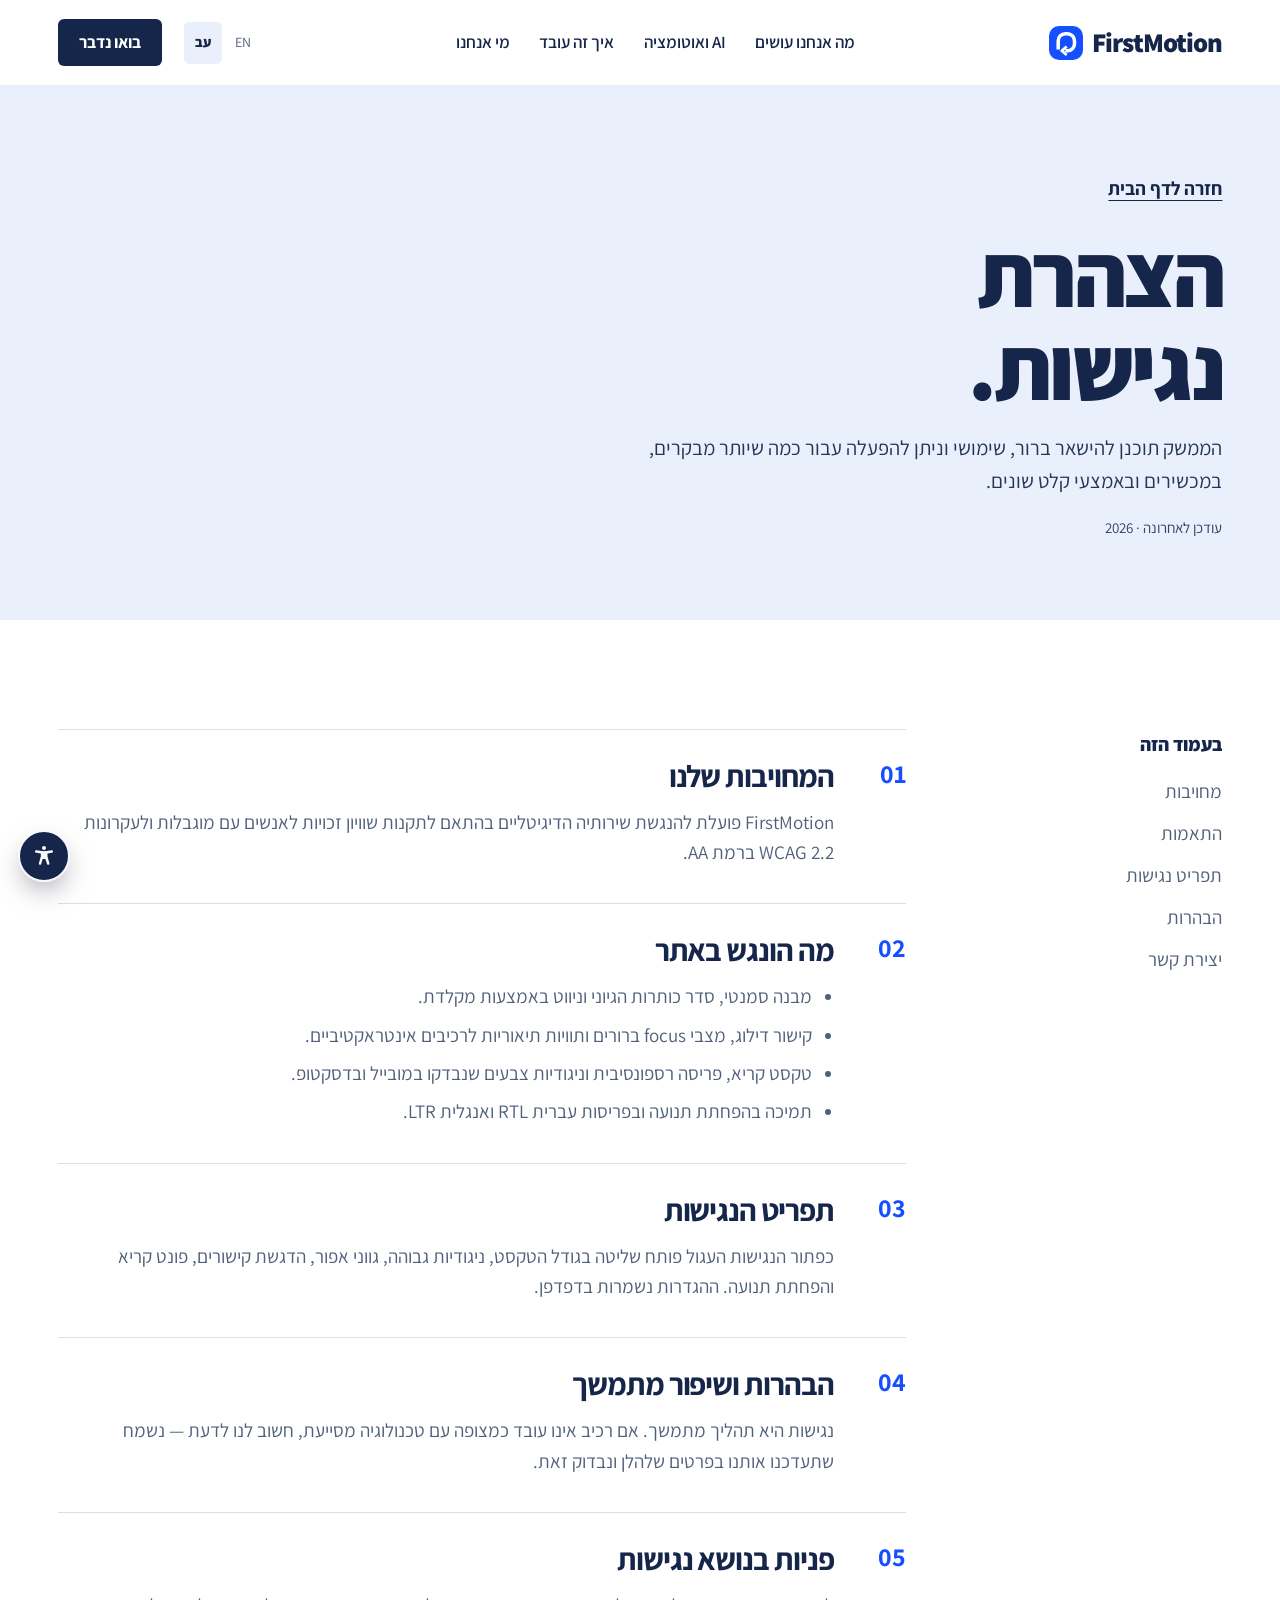
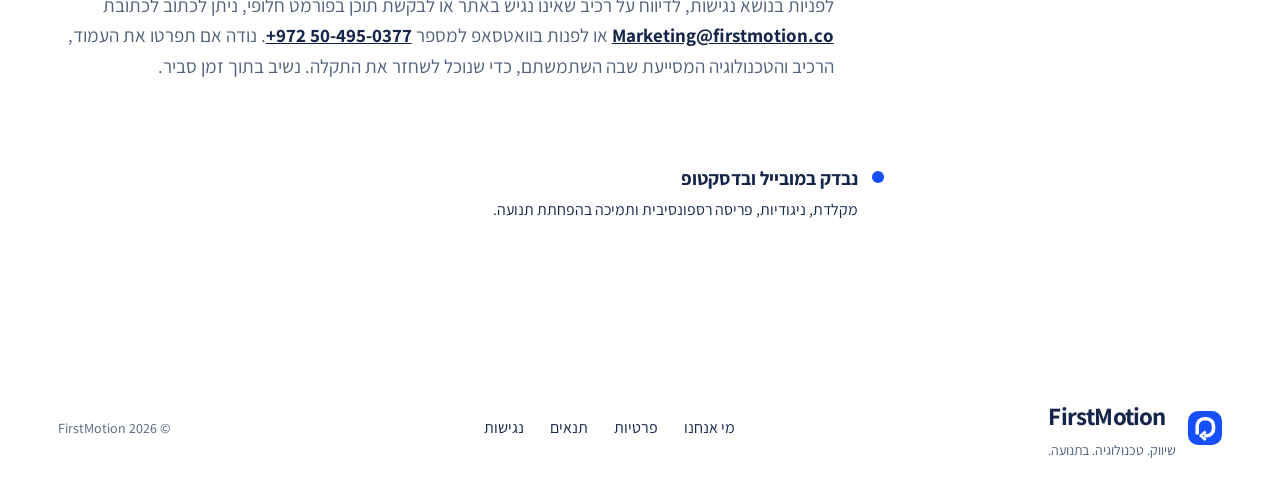
<file: pages/accessibility.html>
<!DOCTYPE html>
<html lang="he" dir="rtl">
<head>
  <meta charset="UTF-8"><meta name="viewport" content="width=device-width, initial-scale=1.0">
  <title>הצהרת נגישות | FirstMotion</title><meta name="description" content="הצהרת הנגישות של אתר FirstMotion."><meta name="theme-color" content="#164fff">
  <link rel="canonical" href="https://firstmotion.co/pages/accessibility.html"><meta property="og:site_name" content="FirstMotion"><meta property="og:url" content="https://firstmotion.co/pages/accessibility.html"><meta property="og:image" content="https://firstmotion.co/assets/og-card.png"><meta property="og:image:width" content="1200"><meta property="og:image:height" content="630"><meta property="og:image:alt" content="FirstMotion — שיווק חכם. טכנולוגיה שעובדת."><meta name="twitter:card" content="summary_large_image">
  <link rel="icon" href="../assets/first-motion-mark.svg" type="image/svg+xml">
  <link rel="stylesheet" href="../styles.css">
  <script async src="https://vortex-prd.vercel.app/t.js?k=wk_h3h2Pd0D1dhSOxzuHJ8gNUEgU5rAaEdU0L9AQxFx"></script>
</head>
<body>
  <a class="skip-link" href="#main" data-en="Skip to main content">דילוג לתוכן הראשי</a>
  <header class="site-header" id="site-header">
<a class="logo" href="../index.html" aria-label="FirstMotion, ראש העמוד" data-en-label="FirstMotion, top of page"><img class="brand-symbol" src="../assets/first-motion-mark.svg" alt="" width="34" height="34"><span class="logo-copy"><strong>FirstMotion</strong></span></a>
<nav class="main-nav" id="main-nav" aria-label="ניווט ראשי" data-en-label="Main navigation">
<a href="../index.html#services" data-en="Our expertise">מה אנחנו עושים</a><a href="../index.html#automation" data-en="AI &amp; automation">AI ואוטומציה</a><a href="../index.html#method" data-en="How we work">איך זה עובד</a><a href="../index.html#founders" data-en="Our team">מי אנחנו</a>
</nav><div class="header-actions"><div class="lang-toggle" role="group" aria-label="Language"><button class="lang-opt" type="button" data-lang="he" aria-pressed="true">עב</button><button class="lang-opt" type="button" data-lang="en" aria-pressed="false">EN</button></div>
<a class="header-cta" href="#fit-check" data-en="Let’s talk">בואו נדבר</a>
<button class="menu-toggle" type="button" aria-label="פתיחת תפריט" data-en-label="Open menu" aria-expanded="false" aria-controls="main-nav"><span></span><span></span></button></div></header>

  <main id="main">
    <section class="page-hero page-hero-mint"><div class="page-hero-inner reveal"><a class="page-back" href="../index.html" data-en="Back to home">חזרה לדף הבית</a><h1 data-en="Accessibility statement">הצהרת<br>נגישות.</h1><p class="page-lead" data-en="The interface is designed to remain clear, usable and operable for as many visitors as possible, across devices and input methods.">הממשק תוכנן להישאר ברור, שימושי וניתן להפעלה עבור כמה שיותר מבקרים, במכשירים ובאמצעי קלט שונים.</p><p class="page-meta"><span data-en="Last updated">עודכן לאחרונה</span> · <span class="yr">2026</span></p></div></section>

    <section class="legal-shell">
      <aside class="legal-aside" aria-label="תוכן העמוד"><p data-en="On this page">בעמוד הזה</p><nav aria-label="ניווט בתוך העמוד"><a href="#commitment" data-en="Commitment">מחויבות</a><a href="#features" data-en="Accessibility features">התאמות</a><a href="#menu" data-en="Accessibility menu">תפריט נגישות</a><a href="#limitations" data-en="Limitations">הבהרות</a><a href="#contact-access" data-en="Contact">יצירת קשר</a></nav></aside>
      <article class="legal-content">
        <section class="legal-section" id="commitment"><span>01</span><div><h2 data-en="Our commitment">המחויבות שלנו</h2><p data-en="FirstMotion works to make its digital services accessible in accordance with the Israeli Equal Rights for Persons with Disabilities regulations and the principles of WCAG 2.2 Level AA.">FirstMotion פועלת להנגשת שירותיה הדיגיטליים בהתאם לתקנות שוויון זכויות לאנשים עם מוגבלות ולעקרונות WCAG 2.2 ברמת AA.</p></div></section>
        <section class="legal-section" id="features"><span>02</span><div><h2 data-en="Accessibility features">מה הונגש באתר</h2><ul><li data-en="Semantic structure, logical heading order and keyboard navigation.">מבנה סמנטי, סדר כותרות הגיוני וניווט באמצעות מקלדת.</li><li data-en="A skip link, visible focus states and descriptive labels for interactive controls.">קישור דילוג, מצבי focus ברורים ותוויות תיאוריות לרכיבים אינטראקטיביים.</li><li data-en="Readable text, responsive layouts and color contrast tested for mobile and desktop.">טקסט קריא, פריסה רספונסיבית וניגודיות צבעים שנבדקו במובייל ובדסקטופ.</li><li data-en="Support for reduced motion and both Hebrew RTL and English LTR layouts.">תמיכה בהפחתת תנועה ובפריסות עברית RTL ואנגלית LTR.</li></ul></div></section>
        <section class="legal-section" id="menu"><span>03</span><div><h2 data-en="Accessibility menu">תפריט הנגישות</h2><p data-en="The round accessibility button opens display controls for text size, high contrast, grayscale, link highlighting, a readable font and reduced motion. Settings are stored in the browser.">כפתור הנגישות העגול פותח שליטה בגודל הטקסט, ניגודיות גבוהה, גווני אפור, הדגשת קישורים, פונט קריא והפחתת תנועה. ההגדרות נשמרות בדפדפן.</p></div></section>
        <section class="legal-section" id="limitations"><span>04</span><div><h2 data-en="Limitations and continuous improvement">הבהרות ושיפור מתמשך</h2><p data-en="Accessibility is an ongoing process. If a component does not work as expected with assistive technology, we want to know — please tell us using the details below and we will review it.">נגישות היא תהליך מתמשך. אם רכיב אינו עובד כמצופה עם טכנולוגיה מסייעת, חשוב לנו לדעת — נשמח שתעדכנו אותנו בפרטים שלהלן ונבדוק זאת.</p></div></section>
        <section class="legal-section" id="contact-access"><span>05</span><div><h2 data-en="Accessibility contact">פניות בנושא נגישות</h2><p data-en="For accessibility inquiries, to report a barrier on the site or to request content in an alternative format, write to <a href='mailto:Marketing@firstmotion.co' dir='ltr'>Marketing@firstmotion.co</a> or message us on WhatsApp at <a href='https://wa.me/972504950377' dir='ltr'>+972 50-495-0377</a>. Please describe the page, the component and the assistive technology you were using, so we can reproduce the problem. We will respond within a reasonable time.">לפניות בנושא נגישות, לדיווח על רכיב שאינו נגיש באתר או לבקשת תוכן בפורמט חלופי, ניתן לכתוב לכתובת <a href="mailto:Marketing@firstmotion.co" dir="ltr">Marketing@firstmotion.co</a> או לפנות בוואטסאפ למספר <a href="https://wa.me/972504950377" dir="ltr">+972 50-495-0377</a>. נודה אם תפרטו את העמוד, הרכיב והטכנולוגיה המסייעת שבה השתמשתם, כדי שנוכל לשחזר את התקלה. נשיב בתוך זמן סביר.</p></div></section>
        <div class="legal-note"><span class="status-light" aria-hidden="true"></span><p><strong data-en="Tested on mobile and desktop">נבדק במובייל ובדסקטופ</strong><small data-en="Keyboard, contrast, responsive layout and reduced-motion support.">מקלדת, ניגודיות, פריסה רספונסיבית ותמיכה בהפחתת תנועה.</small></p></div>
      </article>
    </section>
  </main>

  <footer class="site-footer"><div class="footer-brand"><img class="brand-symbol" src="../assets/first-motion-mark.svg" alt="" width="34" height="34"><p><strong>FirstMotion</strong><small data-en="Marketing. Technology. In motion.">שיווק. טכנולוגיה. בתנועה.</small></p></div><nav aria-label="קישורים משפטיים" data-en-label="Legal links"><a href="about.html" data-en="About">מי אנחנו</a><a href="privacy.html" data-en="Privacy">פרטיות</a><a href="terms.html" data-en="Terms">תנאים</a><a href="accessibility.html" data-en="Accessibility">נגישות</a></nav><p class="copyright">© <span class="yr">2026</span> FirstMotion</p></footer>
  <script src="../script.js"></script><script src="../lang.js"></script><script src="../accessibility.js"></script><script src="../fit-check.js"></script>
</body>
</html>
</file>
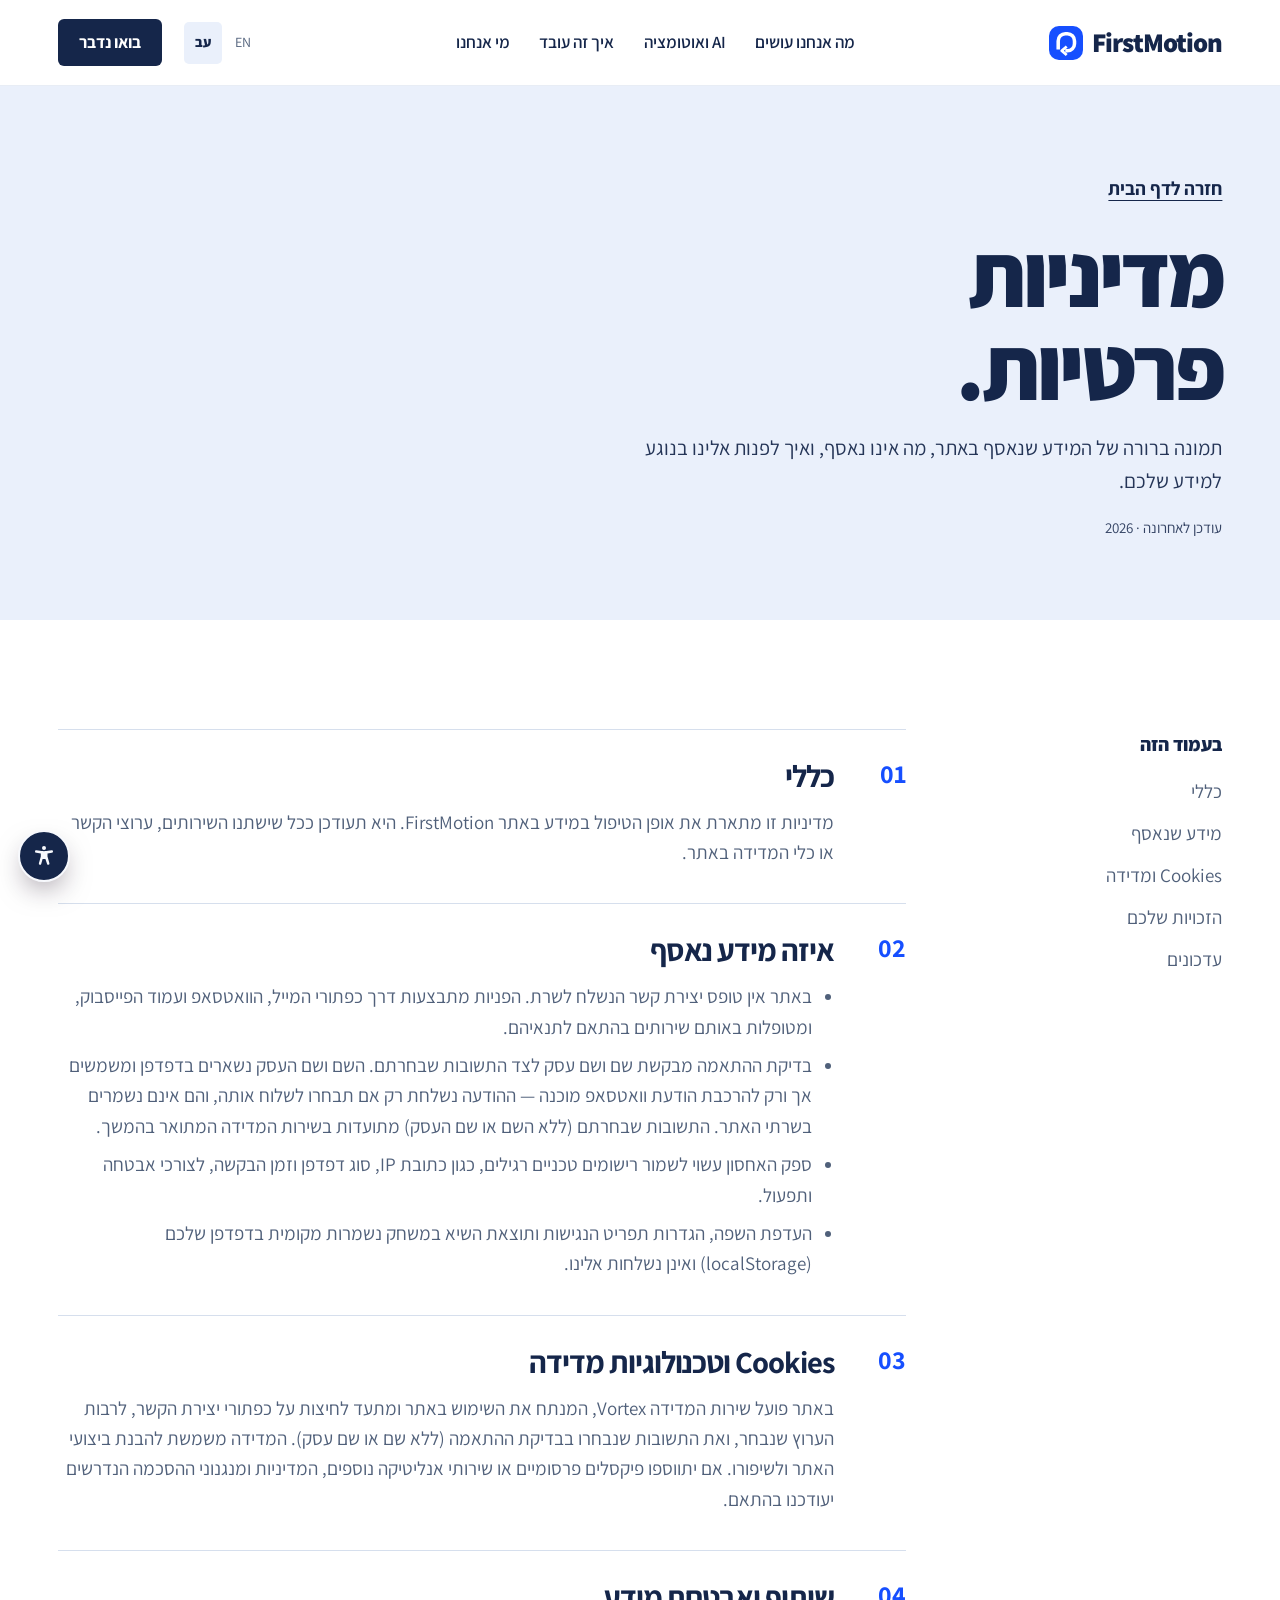
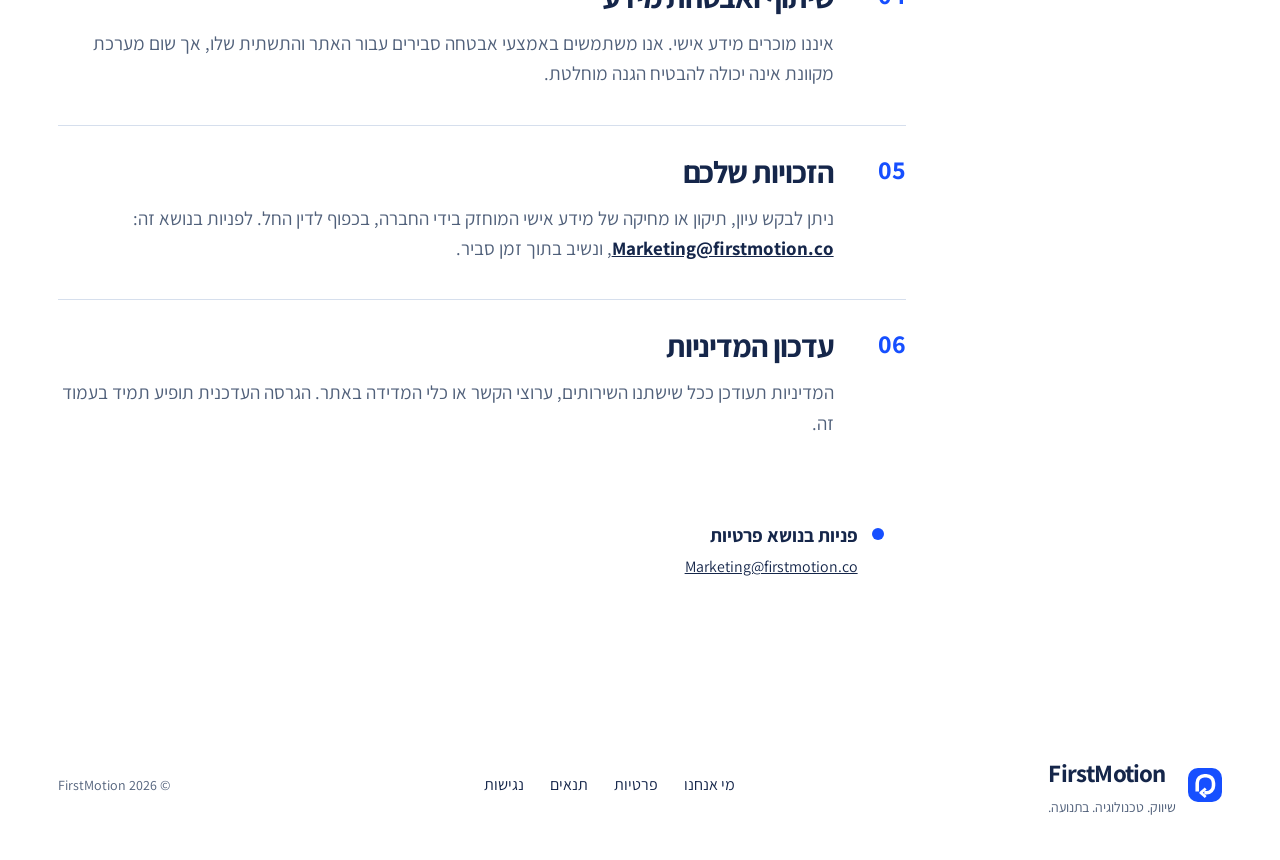
<file: pages/privacy.html>
<!DOCTYPE html>
<html lang="he" dir="rtl">
<head>
  <meta charset="UTF-8">
  <meta name="viewport" content="width=device-width, initial-scale=1.0">
  <title>מדיניות פרטיות | FirstMotion</title>
  <meta name="description" content="מדיניות הפרטיות של אתר FirstMotion והמידע שנאסף בשלב הנוכחי.">
  <meta name="theme-color" content="#164fff">
  <link rel="canonical" href="https://firstmotion.co/pages/privacy.html">
  <meta property="og:site_name" content="FirstMotion">
  <meta property="og:url" content="https://firstmotion.co/pages/privacy.html">
  <meta property="og:image" content="https://firstmotion.co/assets/og-card.png">
  <meta property="og:image:width" content="1200">
  <meta property="og:image:height" content="630">
  <meta property="og:image:alt" content="FirstMotion — שיווק חכם. טכנולוגיה שעובדת.">
  <meta name="twitter:card" content="summary_large_image">
  <link rel="icon" href="../assets/first-motion-mark.svg" type="image/svg+xml">

  <link rel="stylesheet" href="../styles.css">
  <script async src="https://vortex-prd.vercel.app/t.js?k=wk_h3h2Pd0D1dhSOxzuHJ8gNUEgU5rAaEdU0L9AQxFx"></script>
</head>
<body>
  <a class="skip-link" href="#main" data-en="Skip to main content">דילוג לתוכן הראשי</a>
  <header class="site-header" id="site-header">
<a class="logo" href="../index.html" aria-label="FirstMotion, ראש העמוד" data-en-label="FirstMotion, top of page"><img class="brand-symbol" src="../assets/first-motion-mark.svg" alt="" width="34" height="34"><span class="logo-copy"><strong>FirstMotion</strong></span></a>
<nav class="main-nav" id="main-nav" aria-label="ניווט ראשי" data-en-label="Main navigation">
<a href="../index.html#services" data-en="Our expertise">מה אנחנו עושים</a><a href="../index.html#automation" data-en="AI &amp; automation">AI ואוטומציה</a><a href="../index.html#method" data-en="How we work">איך זה עובד</a><a href="../index.html#founders" data-en="Our team">מי אנחנו</a>
</nav><div class="header-actions"><div class="lang-toggle" role="group" aria-label="Language"><button class="lang-opt" type="button" data-lang="he" aria-pressed="true">עב</button><button class="lang-opt" type="button" data-lang="en" aria-pressed="false">EN</button></div>
<a class="header-cta" href="#fit-check" data-en="Let’s talk">בואו נדבר</a>
<button class="menu-toggle" type="button" aria-label="פתיחת תפריט" data-en-label="Open menu" aria-expanded="false" aria-controls="main-nav"><span></span><span></span></button></div></header>

  <main id="main">
    <section class="page-hero">
      <div class="page-hero-inner reveal">
        <a class="page-back" href="../index.html" data-en="Back to home">חזרה לדף הבית</a>

        <h1 data-en="Privacy policy">מדיניות<br>פרטיות.</h1>
        <p class="page-lead" data-en="A clear picture of what the site collects, what it does not collect, and how to reach us about your information.">תמונה ברורה של המידע שנאסף באתר, מה אינו נאסף, ואיך לפנות אלינו בנוגע למידע שלכם.</p>
        <p class="page-meta"><span data-en="Last updated">עודכן לאחרונה</span> · <span class="yr">2026</span></p>
      </div>
    </section>

    <section class="legal-shell">
      <aside class="legal-aside" aria-label="תוכן העמוד">
        <p data-en="On this page">בעמוד הזה</p>
        <nav aria-label="ניווט בתוך העמוד"><a href="#general" data-en="General">כללי</a><a href="#collection" data-en="Information collected">מידע שנאסף</a><a href="#cookies" data-en="Cookies and analytics">Cookies ומדידה</a><a href="#rights" data-en="Your rights">הזכויות שלכם</a><a href="#updates" data-en="Updates">עדכונים</a></nav>
      </aside>
      <article class="legal-content">
        <section class="legal-section" id="general"><span>01</span><div><h2 data-en="General">כללי</h2><p data-en="This policy describes how information is handled on the FirstMotion website. It will be updated as services, contact channels or measurement tools change.">מדיניות זו מתארת את אופן הטיפול במידע באתר FirstMotion. היא תעודכן ככל שישתנו השירותים, ערוצי הקשר או כלי המדידה באתר.</p></div></section>
        <section class="legal-section" id="collection"><span>02</span><div><h2 data-en="Information collected">איזה מידע נאסף</h2><ul><li data-en="The site has no contact form that submits to a server. Inquiries are made through the email, WhatsApp and Facebook buttons, and are handled in those services under their own terms.">באתר אין טופס יצירת קשר הנשלח לשרת. הפניות מתבצעות דרך כפתורי המייל, הוואטסאפ ועמוד הפייסבוק, ומטופלות באותם שירותים בהתאם לתנאיהם.</li><li data-en="The fit check asks for a name and business name alongside the answers you select. The name and business name stay in your browser and are used only to compose a ready-made WhatsApp message — it is sent only if you choose to send it, and they are not stored on the site's servers. The answers you select (without the name or business name) are recorded by the measurement service described below.">בדיקת ההתאמה מבקשת שם ושם עסק לצד התשובות שבחרתם. השם ושם העסק נשארים בדפדפן ומשמשים אך ורק להרכבת הודעת וואטסאפ מוכנה — ההודעה נשלחת רק אם תבחרו לשלוח אותה, והם אינם נשמרים בשרתי האתר. התשובות שבחרתם (ללא השם או שם העסק) מתועדות בשירות המדידה המתואר בהמשך.</li><li data-en="The hosting provider may retain standard technical logs such as IP address, browser type and request time for security and operation.">ספק האחסון עשוי לשמור רישומים טכניים רגילים, כגון כתובת IP, סוג דפדפן וזמן הבקשה, לצורכי אבטחה ותפעול.</li><li data-en="Your language preference, accessibility menu settings and the mini-game's best score are saved locally in your browser (localStorage) and are not sent to us.">העדפת השפה, הגדרות תפריט הנגישות ותוצאת השיא במשחק נשמרות מקומית בדפדפן שלכם (localStorage) ואינן נשלחות אלינו.</li></ul></div></section>
        <section class="legal-section" id="cookies"><span>03</span><div><h2 data-en="Cookies and analytics">Cookies וטכנולוגיות מדידה</h2><p data-en="The site runs the Vortex measurement service, which analyses site usage and records clicks on the contact buttons, including which channel was chosen, and the answers selected in the fit check (without name or business name). This is used to understand how the site performs and to improve it. If advertising pixels or additional analytics services are added, this policy and any required consent controls will be updated.">באתר פועל שירות המדידה Vortex, המנתח את השימוש באתר ומתעד לחיצות על כפתורי יצירת הקשר, לרבות הערוץ שנבחר, ואת התשובות שנבחרו בבדיקת ההתאמה (ללא שם או שם עסק). המדידה משמשת להבנת ביצועי האתר ולשיפורו. אם יתווספו פיקסלים פרסומיים או שירותי אנליטיקה נוספים, המדיניות ומנגנוני ההסכמה הנדרשים יעודכנו בהתאם.</p></div></section>
        <section class="legal-section"><span>04</span><div><h2 data-en="Sharing and security">שיתוף ואבטחת מידע</h2><p data-en="We do not sell personal information. Reasonable security measures are used for the site and its infrastructure, but no online system can guarantee absolute protection.">איננו מוכרים מידע אישי. אנו משתמשים באמצעי אבטחה סבירים עבור האתר והתשתית שלו, אך שום מערכת מקוונת אינה יכולה להבטיח הגנה מוחלטת.</p></div></section>
        <section class="legal-section" id="rights"><span>05</span><div><h2 data-en="Your rights">הזכויות שלכם</h2><p data-en="You may ask to access, correct or delete personal information held by the company, subject to applicable law. Write to <a href='mailto:Marketing@firstmotion.co' dir='ltr'>Marketing@firstmotion.co</a> and we will respond within a reasonable time.">ניתן לבקש עיון, תיקון או מחיקה של מידע אישי המוחזק בידי החברה, בכפוף לדין החל. לפניות בנושא זה: <a href="mailto:Marketing@firstmotion.co" dir="ltr">Marketing@firstmotion.co</a>, ונשיב בתוך זמן סביר.</p></div></section>
        <section class="legal-section" id="updates"><span>06</span><div><h2 data-en="Policy updates">עדכון המדיניות</h2><p data-en="The policy will be revised as the site's services, contact channels or measurement tools change. The current version will always appear on this page.">המדיניות תעודכן ככל שישתנו השירותים, ערוצי הקשר או כלי המדידה באתר. הגרסה העדכנית תופיע תמיד בעמוד זה.</p></div></section>
        <div class="legal-note"><span class="status-light" aria-hidden="true"></span><p><strong data-en="Privacy inquiries">פניות בנושא פרטיות</strong><small data-en="Write to <a href='mailto:Marketing@firstmotion.co' dir='ltr'>Marketing@firstmotion.co</a>."><a href="mailto:Marketing@firstmotion.co" dir="ltr">Marketing@firstmotion.co</a></small></p></div>
      </article>
    </section>
  </main>

  <footer class="site-footer"><div class="footer-brand"><img class="brand-symbol" src="../assets/first-motion-mark.svg" alt="" width="34" height="34"><p><strong>FirstMotion</strong><small data-en="Marketing. Technology. In motion.">שיווק. טכנולוגיה. בתנועה.</small></p></div><nav aria-label="קישורים משפטיים" data-en-label="Legal links"><a href="about.html" data-en="About">מי אנחנו</a><a href="privacy.html" data-en="Privacy">פרטיות</a><a href="terms.html" data-en="Terms">תנאים</a><a href="accessibility.html" data-en="Accessibility">נגישות</a></nav><p class="copyright">© <span class="yr">2026</span> FirstMotion</p></footer>
  <script src="../script.js"></script><script src="../lang.js"></script><script src="../accessibility.js"></script><script src="../fit-check.js"></script>
</body>
</html>
</file>
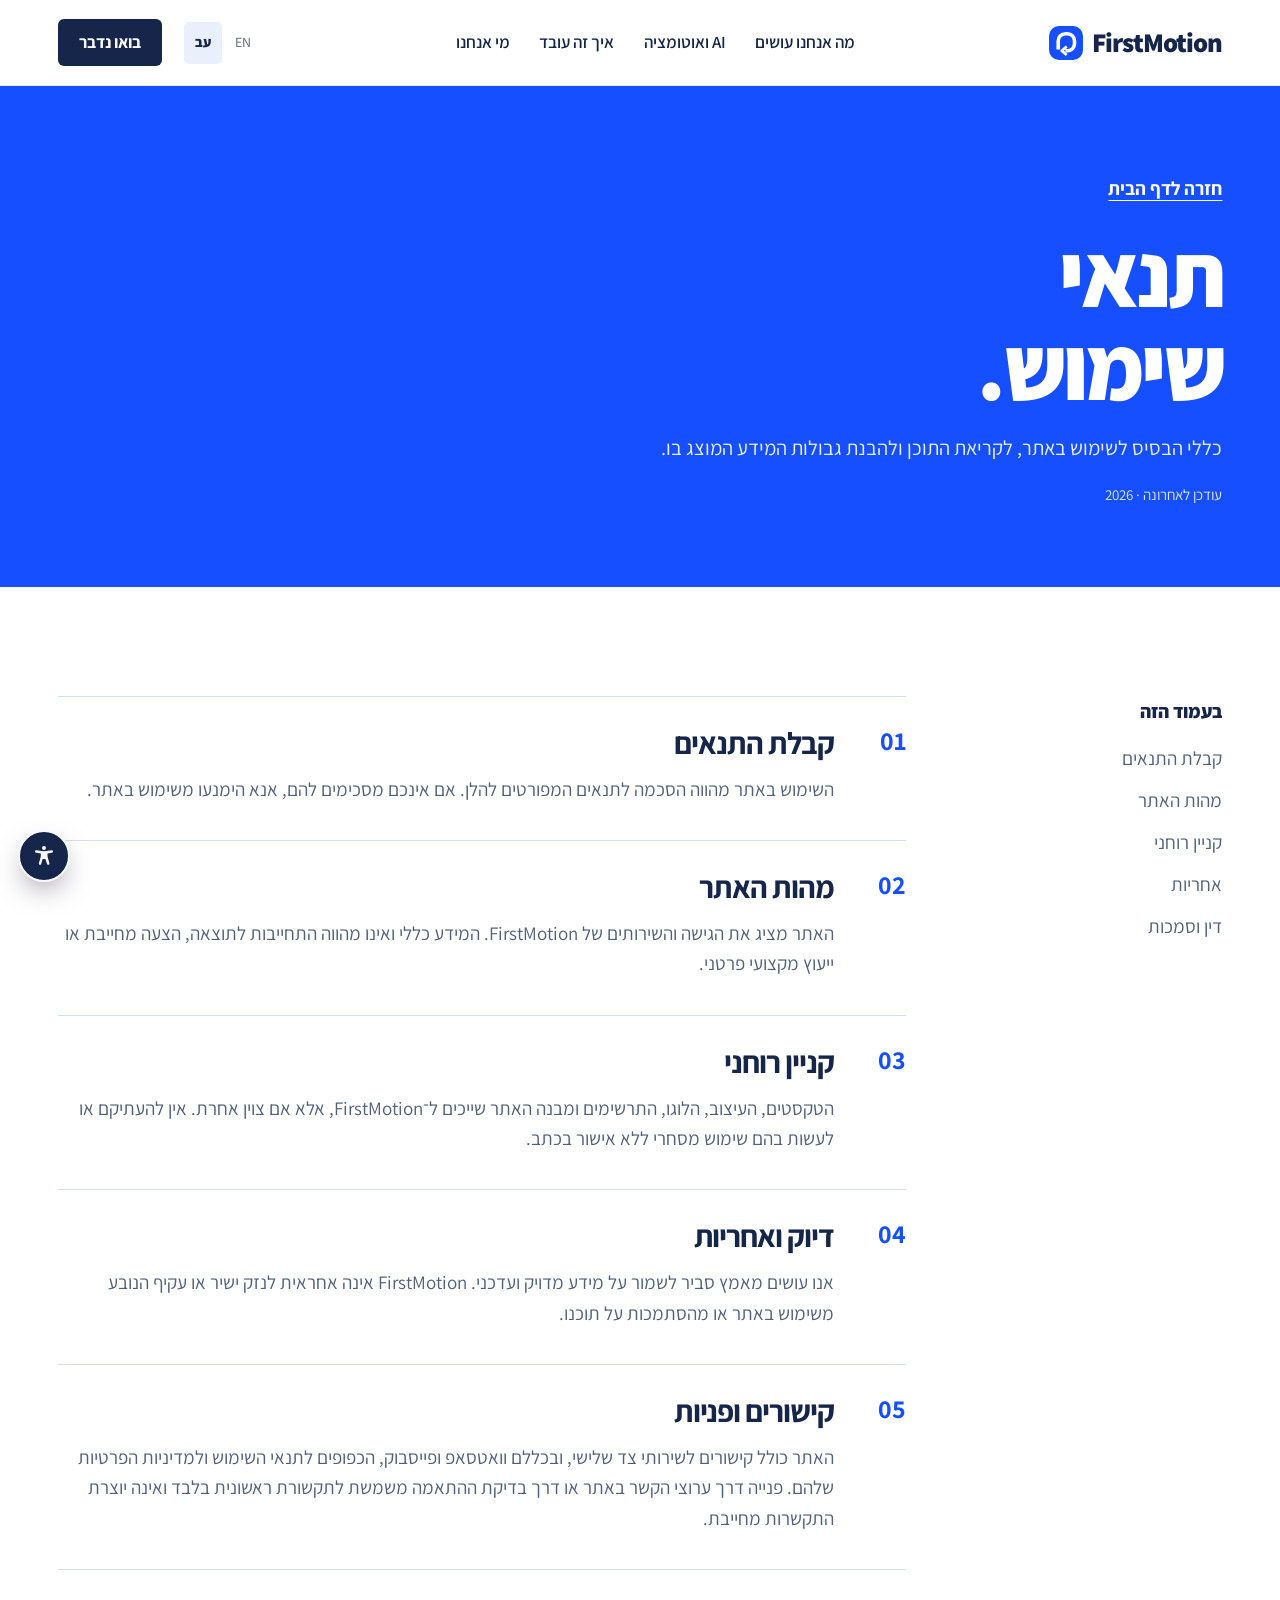
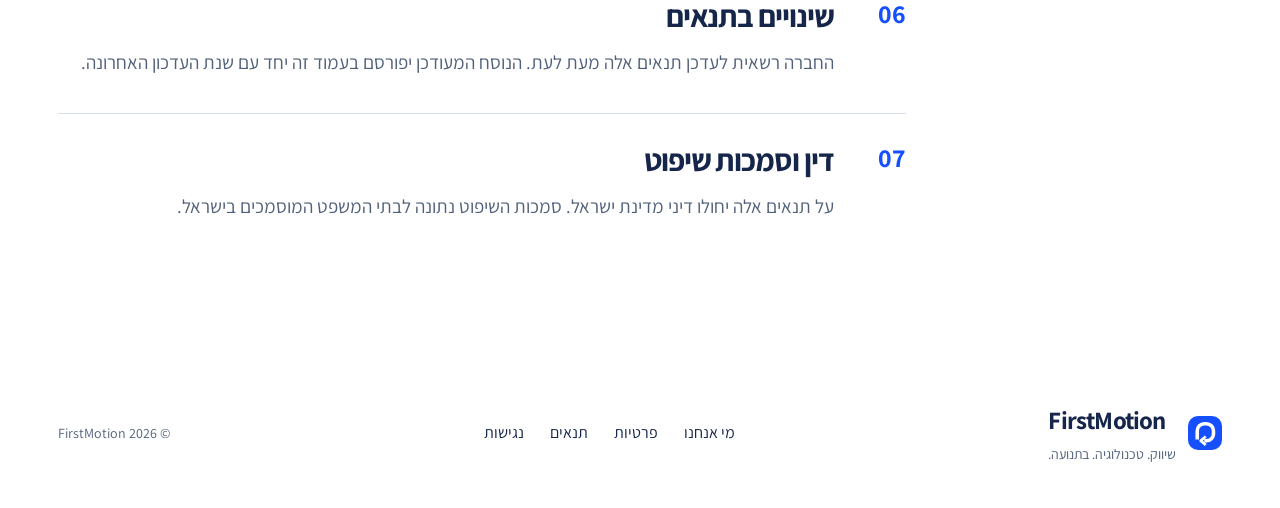
<file: pages/terms.html>
<!DOCTYPE html>
<html lang="he" dir="rtl">
<head>
  <meta charset="UTF-8"><meta name="viewport" content="width=device-width, initial-scale=1.0">
  <title>תנאי שימוש | FirstMotion</title><meta name="description" content="תנאי השימוש באתר FirstMotion."><meta name="theme-color" content="#164fff">
  <link rel="canonical" href="https://firstmotion.co/pages/terms.html"><meta property="og:site_name" content="FirstMotion"><meta property="og:url" content="https://firstmotion.co/pages/terms.html"><meta property="og:image" content="https://firstmotion.co/assets/og-card.png"><meta property="og:image:width" content="1200"><meta property="og:image:height" content="630"><meta property="og:image:alt" content="FirstMotion — שיווק חכם. טכנולוגיה שעובדת."><meta name="twitter:card" content="summary_large_image">
  <link rel="icon" href="../assets/first-motion-mark.svg" type="image/svg+xml">
  <link rel="stylesheet" href="../styles.css">
  <script async src="https://vortex-prd.vercel.app/t.js?k=wk_h3h2Pd0D1dhSOxzuHJ8gNUEgU5rAaEdU0L9AQxFx"></script>
</head>
<body>
  <a class="skip-link" href="#main" data-en="Skip to main content">דילוג לתוכן הראשי</a>
  <header class="site-header" id="site-header">
<a class="logo" href="../index.html" aria-label="FirstMotion, ראש העמוד" data-en-label="FirstMotion, top of page"><img class="brand-symbol" src="../assets/first-motion-mark.svg" alt="" width="34" height="34"><span class="logo-copy"><strong>FirstMotion</strong></span></a>
<nav class="main-nav" id="main-nav" aria-label="ניווט ראשי" data-en-label="Main navigation">
<a href="../index.html#services" data-en="Our expertise">מה אנחנו עושים</a><a href="../index.html#automation" data-en="AI &amp; automation">AI ואוטומציה</a><a href="../index.html#method" data-en="How we work">איך זה עובד</a><a href="../index.html#founders" data-en="Our team">מי אנחנו</a>
</nav><div class="header-actions"><div class="lang-toggle" role="group" aria-label="Language"><button class="lang-opt" type="button" data-lang="he" aria-pressed="true">עב</button><button class="lang-opt" type="button" data-lang="en" aria-pressed="false">EN</button></div>
<a class="header-cta" href="#fit-check" data-en="Let’s talk">בואו נדבר</a>
<button class="menu-toggle" type="button" aria-label="פתיחת תפריט" data-en-label="Open menu" aria-expanded="false" aria-controls="main-nav"><span></span><span></span></button></div></header>

  <main id="main">
    <section class="page-hero page-hero-coral"><div class="page-hero-inner reveal"><a class="page-back" href="../index.html" data-en="Back to home">חזרה לדף הבית</a><h1 data-en="Terms of use">תנאי<br>שימוש.</h1><p class="page-lead" data-en="The ground rules for using the site, reading its content and understanding the limits of the information presented here.">כללי הבסיס לשימוש באתר, לקריאת התוכן ולהבנת גבולות המידע המוצג בו.</p><p class="page-meta"><span data-en="Last updated">עודכן לאחרונה</span> · <span class="yr">2026</span></p></div></section>

    <section class="legal-shell">
      <aside class="legal-aside" aria-label="תוכן העמוד"><p data-en="On this page">בעמוד הזה</p><nav aria-label="ניווט בתוך העמוד"><a href="#acceptance" data-en="Acceptance">קבלת התנאים</a><a href="#nature" data-en="Nature of the site">מהות האתר</a><a href="#property" data-en="Intellectual property">קניין רוחני</a><a href="#liability" data-en="Liability">אחריות</a><a href="#law" data-en="Governing law">דין וסמכות</a></nav></aside>
      <article class="legal-content">
        <section class="legal-section" id="acceptance"><span>01</span><div><h2 data-en="Acceptance of terms">קבלת התנאים</h2><p data-en="Using this site constitutes acceptance of the terms below. If you do not agree, please refrain from using the site.">השימוש באתר מהווה הסכמה לתנאים המפורטים להלן. אם אינכם מסכימים להם, אנא הימנעו משימוש באתר.</p></div></section>
        <section class="legal-section" id="nature"><span>02</span><div><h2 data-en="Nature of the site">מהות האתר</h2><p data-en="The site presents FirstMotion's approach and services. The information is general and does not constitute a guarantee of results, a binding offer or individual professional advice.">האתר מציג את הגישה והשירותים של FirstMotion. המידע כללי ואינו מהווה התחייבות לתוצאה, הצעה מחייבת או ייעוץ מקצועי פרטני.</p></div></section>
        <section class="legal-section" id="property"><span>03</span><div><h2 data-en="Intellectual property">קניין רוחני</h2><p data-en="The text, design, logo, diagrams and structure of the site belong to FirstMotion unless stated otherwise. They may not be copied or used commercially without written permission.">הטקסטים, העיצוב, הלוגו, התרשימים ומבנה האתר שייכים ל־FirstMotion, אלא אם צוין אחרת. אין להעתיקם או לעשות בהם שימוש מסחרי ללא אישור בכתב.</p></div></section>
        <section class="legal-section" id="liability"><span>04</span><div><h2 data-en="Accuracy and liability">דיוק ואחריות</h2><p data-en="We make a reasonable effort to keep the information accurate and current. FirstMotion is not responsible for direct or indirect damage arising from use of the site or reliance on its content.">אנו עושים מאמץ סביר לשמור על מידע מדויק ועדכני. FirstMotion אינה אחראית לנזק ישיר או עקיף הנובע משימוש באתר או מהסתמכות על תוכנו.</p></div></section>
        <section class="legal-section"><span>05</span><div><h2 data-en="External links and inquiries">קישורים ופניות</h2><p data-en="The site links to third-party services, including WhatsApp and Facebook, which are governed by their own terms and privacy policies. An inquiry through the site's contact channels, or through the fit check, is for initial communication only and does not create a binding engagement.">האתר כולל קישורים לשירותי צד שלישי, ובכללם וואטסאפ ופייסבוק, הכפופים לתנאי השימוש ולמדיניות הפרטיות שלהם. פנייה דרך ערוצי הקשר באתר או דרך בדיקת ההתאמה משמשת לתקשורת ראשונית בלבד ואינה יוצרת התקשרות מחייבת.</p></div></section>
        <section class="legal-section"><span>06</span><div><h2 data-en="Changes to these terms">שינויים בתנאים</h2><p data-en="The company may update these terms from time to time. The updated version will be published on this page together with the year of the latest revision.">החברה רשאית לעדכן תנאים אלה מעת לעת. הנוסח המעודכן יפורסם בעמוד זה יחד עם שנת העדכון האחרונה.</p></div></section>
        <section class="legal-section" id="law"><span>07</span><div><h2 data-en="Governing law">דין וסמכות שיפוט</h2><p data-en="These terms are governed by the laws of the State of Israel. Jurisdiction is granted to the competent courts in Israel.">על תנאים אלה יחולו דיני מדינת ישראל. סמכות השיפוט נתונה לבתי המשפט המוסמכים בישראל.</p></div></section>
      </article>
    </section>
  </main>

  <footer class="site-footer"><div class="footer-brand"><img class="brand-symbol" src="../assets/first-motion-mark.svg" alt="" width="34" height="34"><p><strong>FirstMotion</strong><small data-en="Marketing. Technology. In motion.">שיווק. טכנולוגיה. בתנועה.</small></p></div><nav aria-label="קישורים משפטיים" data-en-label="Legal links"><a href="about.html" data-en="About">מי אנחנו</a><a href="privacy.html" data-en="Privacy">פרטיות</a><a href="terms.html" data-en="Terms">תנאים</a><a href="accessibility.html" data-en="Accessibility">נגישות</a></nav><p class="copyright">© <span class="yr">2026</span> FirstMotion</p></footer>
  <script src="../script.js"></script><script src="../lang.js"></script><script src="../accessibility.js"></script><script src="../fit-check.js"></script>
</body>
</html>
</file>
<file: styles.css>
/* FirstMotion: Connected growth. Bright, precise, human. */
@font-face { font-family: "Assistant"; src: url("assets/fonts/assistant-hebrew-400-normal.woff2") format("woff2"); font-weight: 400; font-display: swap; unicode-range: U+0307-0308, U+0590-05FF, U+200C-2010, U+20AA, U+25CC, U+FB1D-FB4F; }
@font-face { font-family: "Assistant"; src: url("assets/fonts/assistant-hebrew-600-normal.woff2") format("woff2"); font-weight: 600; font-display: swap; unicode-range: U+0307-0308, U+0590-05FF, U+200C-2010, U+20AA, U+25CC, U+FB1D-FB4F; }
@font-face { font-family: "Assistant"; src: url("assets/fonts/assistant-hebrew-700-normal.woff2") format("woff2"); font-weight: 700; font-display: swap; unicode-range: U+0307-0308, U+0590-05FF, U+200C-2010, U+20AA, U+25CC, U+FB1D-FB4F; }
@font-face { font-family: "Assistant"; src: url("assets/fonts/assistant-hebrew-800-normal.woff2") format("woff2"); font-weight: 800; font-display: swap; unicode-range: U+0307-0308, U+0590-05FF, U+200C-2010, U+20AA, U+25CC, U+FB1D-FB4F; }
@font-face { font-family: "Assistant"; src: url("assets/fonts/assistant-latin-400-normal.woff2") format("woff2"); font-weight: 400; font-display: swap; unicode-range: U+0000-00FF, U+0131, U+0152-0153, U+02BB-02BC, U+02C6, U+02DA, U+02DC, U+0304, U+0308, U+0329, U+2000-206F, U+20AC, U+2122, U+2191, U+2193, U+2212, U+2215, U+FEFF, U+FFFD; }
@font-face { font-family: "Assistant"; src: url("assets/fonts/assistant-latin-600-normal.woff2") format("woff2"); font-weight: 600; font-display: swap; unicode-range: U+0000-00FF, U+0131, U+0152-0153, U+02BB-02BC, U+02C6, U+02DA, U+02DC, U+0304, U+0308, U+0329, U+2000-206F, U+20AC, U+2122, U+2191, U+2193, U+2212, U+2215, U+FEFF, U+FFFD; }
@font-face { font-family: "Assistant"; src: url("assets/fonts/assistant-latin-700-normal.woff2") format("woff2"); font-weight: 700; font-display: swap; unicode-range: U+0000-00FF, U+0131, U+0152-0153, U+02BB-02BC, U+02C6, U+02DA, U+02DC, U+0304, U+0308, U+0329, U+2000-206F, U+20AC, U+2122, U+2191, U+2193, U+2212, U+2215, U+FEFF, U+FFFD; }
@font-face { font-family: "Assistant"; src: url("assets/fonts/assistant-latin-800-normal.woff2") format("woff2"); font-weight: 800; font-display: swap; unicode-range: U+0000-00FF, U+0131, U+0152-0153, U+02BB-02BC, U+02C6, U+02DA, U+02DC, U+0304, U+0308, U+0329, U+2000-206F, U+20AC, U+2122, U+2191, U+2193, U+2212, U+2215, U+FEFF, U+FFFD; }
:root {
 --ink:#15264a; --ink-deep:#101e3b; --ink-soft:#21385d; --paper:#f7f9fd; --paper-2:#eaf0fb; --card:#fff;
 --blue:#164fff; --blue-hover:#0c3ccc; --orange:#ff8358; --muted:#50607a; --muted-dark:#bbc9e0; --rule:#d6dfed; --rule-dark:#334564;
 --coral:var(--blue); --coral-hover:var(--blue-hover); --coral-glow:#86a7ff; --ink-3:var(--muted);
 --font-body:"Assistant",Arial,sans-serif; --font-display:var(--font-body); --font-mono:var(--font-body);
 --max:1320px; --pad:clamp(22px,4.5vw,72px); --section-y:clamp(74px,8.5vw,128px); --radius-s:6px; --radius-m:12px; --radius-l:22px; --ease-out:cubic-bezier(.16,1,.3,1);
}
*,*::before,*::after{box-sizing:border-box}html{-webkit-text-size-adjust:100%;scroll-behavior:smooth;scroll-padding-top:105px}body{margin:0;font-family:var(--font-body);font-size:19px;line-height:1.6;color:var(--ink);background:var(--card);-webkit-font-smoothing:antialiased}img,svg,video{max-width:100%;display:block}button,input,select,textarea{font:inherit}button,a{-webkit-tap-highlight-color:transparent}button{color:inherit}a{color:inherit}h1,h2,h3,p{margin:0}h1,h2,h3{font-weight:800;line-height:1.08}h1,h2{letter-spacing:-.035em}h2{font-size:clamp(38px,4.25vw,62px)}h3{font-size:27px}ul,ol{margin:0;padding:0;list-style:none}button{cursor:pointer}::selection{background:var(--blue);color:#fff}:focus-visible{outline:3px solid var(--orange);outline-offset:5px;border-radius:3px}[hidden]{display:none!important}.wrap{max-width:var(--max);margin-inline:auto}.section{padding:var(--section-y) var(--pad)}.section>*{max-width:var(--max);margin-inline:auto}.anchor-alias{display:block;position:relative;top:-90px;visibility:hidden}.skip-link{position:fixed;top:10px;inset-inline-start:16px;z-index:500;padding:10px 20px;background:var(--ink);color:white;transform:translateY(-160%)}.skip-link:focus{transform:none}
.button{display:inline-flex;align-items:center;justify-content:center;gap:24px;padding:16px 25px;min-height:57px;border:1px solid transparent;border-radius:8px;font-size:19px;line-height:1.3;font-weight:700;text-decoration:none;transition:background .18s,color .18s}.button svg{width:22px;height:22px;stroke:currentColor;stroke-width:1.8;fill:none;flex:none}html[dir=ltr] .button svg{transform:rotate(180deg)}.button-primary{background:var(--blue);color:#fff}.button-primary:hover{background:var(--blue-hover)}.button-outline{background:transparent;border-color:var(--rule);color:var(--ink)}.button-outline:hover{border-color:var(--ink);background:var(--paper)}.button-light{background:#fff;color:var(--blue)}.button-light:hover{background:#e6edff}.text-link{display:inline-flex;align-items:center;min-height:44px;font-weight:700;text-decoration:underline;text-underline-offset:6px;text-decoration-thickness:1px}.text-link:hover{color:var(--blue)}
.site-header{position:sticky;top:0;z-index:60;display:flex;align-items:center;justify-content:space-between;gap:24px;min-height:86px;padding:15px var(--pad);background:rgba(255,255,255,.96);border-bottom:1px solid #e8edf5}.logo{display:flex;align-items:center;gap:9px;text-decoration:none;direction:ltr;flex-shrink:0}.logo strong{font-size:27px;font-weight:800;letter-spacing:-1px}.brand-symbol{width:34px;height:34px;flex:none}.main-nav{display:flex;gap:clamp(18px,2.3vw,34px);align-items:center}.main-nav a{font-size:17px;font-weight:600;text-decoration:none;white-space:nowrap;padding-block:8px}.main-nav a:hover{color:var(--blue)}.header-actions{display:flex;align-items:center;gap:22px}.lang-toggle{display:flex;gap:2px;direction:ltr}.lang-opt{border:0;background:none;padding:8px;min-width:38px;min-height:42px;font-size:14px;color:var(--muted);border-radius:5px}.lang-opt[aria-pressed=true]{background:var(--paper-2);color:var(--ink);font-weight:800}.header-cta{background:var(--ink);color:#fff;text-decoration:none;padding:10px 21px;border-radius:6px;font-weight:700;font-size:17px;white-space:nowrap}.header-cta:hover{background:var(--blue)}.menu-toggle{display:none;width:44px;height:44px;border:1px solid var(--rule);border-radius:6px;background:#fff;place-content:center;gap:6px}.menu-toggle span{width:20px;height:2px;background:var(--ink);transition:transform .18s}.menu-open .menu-toggle span:first-child{transform:translateY(4px) rotate(45deg)}.menu-open .menu-toggle span:last-child{transform:translateY(-4px) rotate(-45deg)}
.hero{background:var(--paper);padding:clamp(48px,5.2vw,82px) var(--pad) 0;overflow:hidden}.hero-layout{display:grid;grid-template-columns:1.02fr 1fr;gap:4%;align-items:center}.hero-copy{padding-bottom:30px}.hero-descriptor{display:flex;align-items:center;gap:10px;font-size:17px;font-weight:600;margin-bottom:22px}.status-dot{width:7px;height:7px;border-radius:50%;background:var(--blue);box-shadow:0 0 0 5px #e5ecfd;flex:none}.hero h1{font-size:clamp(54px,5.7vw,84px);line-height:1.025;max-width:12ch;letter-spacing:-.05em}.hero-lead{max-width:40ch;font-size:clamp(20px,1.7vw,24px);line-height:1.5;color:var(--muted);margin-top:28px}.hero-actions{display:flex;align-items:center;gap:24px;margin-top:32px;flex-wrap:wrap}.hero-actions .text-link{font-size:17px}.hero-note{font-size:15px;color:var(--muted);margin-top:13px}.hero-art{position:relative;min-width:0;aspect-ratio:1.04;direction:ltr;align-self:stretch;display:flex;align-items:center;margin-top:8px}.art-caption,.art-bottom{position:absolute;left:7%;right:7%;display:flex;align-items:center;justify-content:space-between;font-size:13px;color:#536882;font-weight:600}.art-caption{top:0}.art-caption span:first-child{font-weight:800}.motion-art{width:112%;max-width:none;margin-left:-6%}.art-bottom{bottom:4%;direction:rtl}.art-cross{font-size:29px;font-weight:400}.art-label{position:absolute;display:flex;align-items:center;gap:10px;background:white;padding:12px 16px;border-radius:8px;box-shadow:0 10px 30px #234c9420;font-size:17px;line-height:1.3;font-weight:700;direction:rtl;border:1px solid #e7ecf5}.label-icon{display:grid;place-content:center;width:32px;height:32px;background:var(--paper-2);color:var(--blue);font-size:24px;border-radius:6px}.label-campaign{right:-1%;top:18%}.label-auto{left:-3%;top:46%}.label-sales{right:7%;bottom:11%}.label-auto .label-icon{color:var(--ink);background:#fff0e9}.hero-bottom{margin-top:48px;display:flex;align-items:center;justify-content:space-between;border-top:1px solid var(--rule);padding-block:20px;font-size:15px;color:var(--muted)}.hero-bottom-english{font-weight:600}.down-link{font-size:26px;text-decoration:none;width:42px;height:42px;display:grid;place-content:center;border:1px solid var(--rule);border-radius:50%;color:var(--ink)}.down-link:hover{border-color:var(--blue);color:var(--blue)}.platform-strip{padding:28px var(--pad);border-bottom:1px solid var(--rule)}.platform-strip>.wrap{display:flex;align-items:center;justify-content:space-between;gap:32px}.platform-strip p{font-size:16px;color:var(--muted)}.platform-names{display:flex;gap:clamp(24px,5vw,80px);align-items:center}.platform-names span{font-size:24px;font-weight:700;letter-spacing:-.7px;color:#657189}
.services-layout{display:grid;grid-template-columns:.8fr 1.2fr;gap:10%}.services-intro{position:sticky;top:132px;align-self:start}.services-intro p{color:var(--muted);margin-top:24px;max-width:34ch;font-size:21px}.services-intro .button{margin-top:30px;font-size:17px}.service{border-top:1px solid var(--rule)}.service:last-child{border-bottom:1px solid var(--rule)}.service summary{display:flex;align-items:center;gap:20px;cursor:pointer;padding:26px 0;list-style:none}.service summary::-webkit-details-marker,.faq summary::-webkit-details-marker{display:none}.service summary h3{flex:1;font-size:clamp(24px,2.2vw,32px)}.service-icon{width:27px;height:27px;stroke:var(--blue);stroke-width:1.5;fill:none;flex:none}.expand-icon{display:block;width:20px;height:20px;position:relative;flex:none}.expand-icon:before,.expand-icon:after{content:"";height:1.5px;width:16px;background:currentColor;position:absolute;left:2px;top:9px}.expand-icon:after{transform:rotate(90deg);transition:transform .18s}details[open]>summary .expand-icon:after{transform:rotate(0deg)}.service-body{padding:0 47px 28px 20px;color:var(--muted);font-size:19px}.service-body p+p{margin-top:14px}.service-lead{color:var(--ink);font-weight:700;font-size:22px}.service-tags{font-size:16px;color:var(--blue);font-weight:600}
.automation{background:var(--ink-deep);color:#fff;position:relative;overflow:hidden}.automation:before{content:"";position:absolute;width:240px;height:240px;border:1px solid #334766;border-radius:50%;top:-150px;left:8%}.automation-heading{display:grid;grid-template-columns:1.1fr .9fr;gap:12%;align-items:center}.automation h2{font-size:clamp(40px,4.3vw,64px);max-width:19ch}.automation-heading p{color:#bbc9e0;font-size:20px}.automation-heading .automation-lead{color:#fff;font-size:25px;font-weight:700;margin-bottom:18px}.workflow{margin-top:54px;border:1px solid #3b4d6b;border-radius:16px;overflow:hidden;background:#172744}.workflow-title{display:flex;align-items:center;justify-content:space-between;gap:20px;padding:19px 26px;border-bottom:1px solid #334564;font-size:16px}.workflow-title p{font-weight:700}.workflow-title span{color:#b4c4df;font-size:14px}.workflow-nodes{display:grid;grid-template-columns:repeat(4,1fr);gap:0;padding:42px 24px;position:relative}.workflow-nodes li{position:relative;padding:0 22px;text-align:start}.workflow-nodes li:not(:last-child):after{content:"←";position:absolute;inset-inline-end:-8px;top:24px;color:#8098c1;font-size:30px}.flow-icon{display:grid;place-content:center;width:64px;height:64px;border-radius:16px;border:1px solid #58749f;color:#aec5ff;font-size:37px;line-height:1;margin-bottom:28px;background:#203555}.workflow-nodes li:nth-child(2) .flow-icon{background:var(--orange);color:var(--ink);border-color:var(--orange)}.workflow h3{font-size:26px;margin-bottom:10px}.workflow-nodes p{font-size:17px;color:#c3cfe3}.workflow-foot{border-top:1px solid #334564;display:flex;gap:28px;padding:20px 26px;font-size:17px}.workflow-foot strong{white-space:nowrap;color:#a8c0ff}.workflow-foot p{color:#c3cfe3}.automation-bottom{display:flex;align-items:center;justify-content:space-between;gap:40px;margin-top:28px}.automation-bottom>p{color:#c3cfe3;font-size:18px;max-width:49ch}.automation-bottom .button{font-size:17px;flex-shrink:0}
.section-top{display:grid;grid-template-columns:1.05fr .95fr;gap:14%;align-items:end;margin-bottom:62px}.section-top>p{color:var(--muted);font-size:21px;max-width:44ch}.method-steps{display:grid;grid-template-columns:repeat(4,1fr);gap:32px;counter-reset:steps}.method-steps li{border-top:2px solid var(--rule);padding-top:24px}.step-number{color:var(--blue);font-size:17px;font-weight:700;display:block;margin-bottom:30px}.method-steps h3{font-size:27px;margin-bottom:16px}.method-steps p{color:var(--muted);font-size:19px;max-width:27ch}.business-fit{background:var(--paper-2)}.fit-layout{display:grid;grid-template-columns:1fr 1fr;gap:13%;align-items:center}.fit-layout>div>p{margin-top:26px;max-width:38ch;font-size:21px;color:var(--muted)}.fit-audiences article{padding:28px 0;border-bottom:1px solid #cbd6e9}.fit-audiences article:first-child{padding-top:0}.fit-audiences h3{font-size:29px;margin-bottom:10px}.fit-audiences p{font-size:19px;color:var(--muted)}
.founder-pair{display:grid;grid-template-columns:1fr 1fr;gap:32px}.founder-card{padding:34px;display:grid;grid-template-columns:76px 1fr;align-items:start;gap:30px;background:var(--paper);border-radius:14px}.founder-symbol{width:76px;height:86px;border-radius:40px 40px 10px 10px;display:grid;place-content:center;font-size:54px;line-height:1;background:#e0e9ff;color:var(--blue);font-family:Arial,sans-serif}.founder-ofir .founder-symbol{background:#ffe9df;color:#99471b}.founder-card h3{font-size:34px;margin:0 0 7px}.founder-card .founder-role{color:var(--blue);font-weight:700;font-size:17px;margin-bottom:20px}.founder-card p{color:var(--muted);font-size:19px}.founders>.wrap>.text-link{margin-top:25px;font-size:17px}.faq{background:var(--paper)}.faq-layout{display:grid;grid-template-columns:.85fr 1.15fr;gap:10%}.faq-layout>div>p{color:var(--muted);max-width:30ch;margin-top:24px;font-size:21px}.faq-list details{border-top:1px solid var(--rule)}.faq-list details:last-child{border-bottom:1px solid var(--rule)}.faq-list summary{list-style:none;display:flex;align-items:center;justify-content:space-between;gap:24px;padding-block:24px;cursor:pointer;font-weight:700;font-size:22px}.faq-answer{padding:0 0 28px;max-width:54ch;color:var(--muted);font-size:19px;line-height:1.7}.contact{background:var(--blue);color:#fff}.contact-layout{display:grid;grid-template-columns:1.1fr .9fr;align-items:center;gap:12%}.contact h2{font-size:clamp(43px,4.8vw,72px)}.contact-layout>div>p{margin-top:25px;font-size:22px;max-width:40ch;color:#e3ebff}.contact-actions{display:flex;align-items:start;flex-direction:column}.contact-actions>.button{font-size:22px;padding:20px 30px;min-width:300px}.contact-layout .contact-note{font-size:16px;margin-top:14px}.contact-methods{display:flex;gap:24px;flex-wrap:wrap;margin-top:32px;font-size:18px}.contact-method{text-underline-offset:5px}.contact-method:hover{text-decoration-thickness:2px}.site-footer{padding:42px var(--pad);display:flex;align-items:center;justify-content:space-between;gap:32px;background:white}.footer-brand{display:flex;gap:12px;align-items:center}.footer-brand strong{font-size:25px;letter-spacing:-.8px;display:block;direction:ltr}.footer-brand small{display:block;font-size:14px;color:var(--muted);margin-top:3px}.site-footer nav{display:flex;gap:26px;font-size:16px}.site-footer nav a{text-decoration:none}.site-footer nav a:hover{text-decoration:underline}.copyright{font-size:14px;color:var(--muted)}
/* ---------- Sub-pages ---------- */
.section-index { font-weight: 700; font-size: 16px; color: var(--coral); margin-bottom: 14px; }
.section-index.light { color: var(--coral-glow); }
.section-intro { display: grid; gap: 18px; margin-bottom: clamp(40px, 5vw, 64px); }
.section-intro h2 { font-size: clamp(34px, 4.6vw, 60px); line-height: 1.06; }
.reveal { opacity: 1; }
.page-hero { padding: calc(clamp(64px, 9vw, 120px) + 72px) var(--pad) clamp(64px, 9vw, 120px); background: var(--ink); color: var(--paper); }
.page-hero-coral { background: var(--coral); color: #fff; }
.page-hero-mint { background: var(--paper-2); color: var(--ink); }
.page-hero-inner { max-width: var(--max); margin: 0 auto; display: grid; gap: 18px; justify-items: start; }
.page-hero h1 { font-size: clamp(44px, 7vw, 96px); line-height: 1; }
.page-lead { max-width: 58ch; font-size: clamp(18px, 1.6vw, 21px); opacity: .92; }
.page-back { display: inline-flex; align-items: center; min-height: 44px; font-weight: 700; text-underline-offset: 5px; }
.page-meta { font-size: 15px; opacity: .85; }
.page-hero-coral .section-index, .page-hero-coral .section-index.light { color: #fff; }
.page-hero-mint .section-index.light { color: var(--coral); }
.about-story { display: grid; }
.about-story-head h2, .about-values h2, .about-close h2 { font-size: clamp(34px, 4.6vw, 60px); line-height: 1.06; }
.about-story-body { display: grid; gap: 18px; margin-top: 28px; color: var(--muted); max-width: 64ch; font-size: 20px; }
.about-value-list { display: grid; grid-template-columns: repeat(3, minmax(0, 1fr)); gap: 16px; }
.about-value-list article { display: grid; gap: 14px; align-content: start; padding: 28px; border-radius: var(--radius-m); background: var(--card); }
.about-value-list span { font-family: var(--font-display); font-size: 40px; color: var(--coral); line-height: 1; }
.about-value-list p { color: var(--muted); }
.about-close { background: var(--ink); color: var(--paper); }
.about-close-inner { display: grid; gap: 28px; justify-items: start; }
.legal-shell { max-width: var(--max); margin: 0 auto; padding: var(--section-y) var(--pad); display: grid; grid-template-columns: 240px minmax(0, 1fr); gap: clamp(32px, 6vw, 96px); }
.legal-aside { position: sticky; top: 96px; align-self: start; display: grid; gap: 12px; }
.legal-aside p { font-weight: 800; }
.legal-aside nav { display: grid; gap: 2px; }
.legal-aside a { display: flex; align-items: center; min-height: 40px; color: var(--muted); text-decoration: none; }
.legal-aside a:hover { color: var(--coral); }
.legal-content { display: grid; gap: 8px; }
.legal-section { display: grid; grid-template-columns: 56px minmax(0, 1fr); gap: 16px; padding: 28px 0; border-top: 1px solid var(--rule); scroll-margin-top: 96px; }
.legal-section > span { font-family: var(--font-display); font-size: 26px; color: var(--coral); line-height: 1.2; }
.legal-section h2 { font-size: clamp(24px, 2.4vw, 32px); margin-bottom: 12px; }
.legal-section p, .legal-section li { color: var(--muted); }
.legal-section ul { list-style: disc; padding-inline-start: 22px; display: grid; gap: 8px; }
.legal-section a { color: var(--ink); font-weight: 700; }
.legal-note { display: flex; gap: 14px; align-items: flex-start; margin-top: 24px; padding: 22px; border-radius: var(--radius-m); background: var(--card); }
.legal-note p { display: grid; gap: 4px; }
.status-light { flex: none; width: 12px; height: 12px; margin-top: 8px; border-radius: 50%; background: var(--coral); }

/* ---------- Accessibility widget ---------- */
.a11y-toggle { position: fixed; z-index: 150; inset-inline-end: 18px; bottom: 18px; width: 52px; height: 52px; display: grid; place-items: center; border: 2px solid var(--paper); border-radius: 50%; color: var(--paper); background: var(--ink); box-shadow: 0 12px 30px -10px rgba(29,12,34,.6); cursor: pointer; }
.a11y-toggle svg { width: 24px; }
.a11y-panel { position: fixed; z-index: 160; inset-inline-end: 18px; bottom: 82px; width: min(360px, calc(100vw - 36px)); padding: 22px; color: var(--ink); background: var(--card); border: 1px solid var(--rule); border-radius: var(--radius-m); box-shadow: 0 30px 60px -20px rgba(29,12,34,.45); opacity: 0; visibility: hidden; transform: translateY(12px); transition: .2s ease; }
.a11y-panel.open { opacity: 1; visibility: visible; transform: none; }
.a11y-panel h2 { display: flex; justify-content: space-between; align-items: center; margin: 0 0 8px; font-family: var(--font-display); font-size: 24px; }
.a11y-close { min-width: 44px; min-height: 44px; border: 0; background: transparent; font-size: 28px; cursor: pointer; color: var(--ink); }
.a11y-sub { margin: 0 0 16px; color: var(--muted); font-size: 14px; }
.a11y-group { display: grid; grid-template-columns: 1fr 1fr; gap: 8px; margin-bottom: 8px; }
.a11y-btn { min-height: 46px; padding: 8px; display: flex; align-items: center; gap: 7px; border: 1px solid var(--rule); border-radius: var(--radius-s); color: var(--ink); background: var(--paper); cursor: pointer; font: 600 14px var(--font-body); }
.a11y-btn svg { width: 18px; flex: 0 0 auto; }
.a11y-btn.active { color: var(--paper); background: var(--ink); }
.a11y-btn.full { grid-column: 1 / -1; }
.a11y-reset, .a11y-statement-link { width: 100%; display: block; margin-top: 9px; padding: 9px; text-align: center; border: 0; color: var(--muted); background: transparent; font: 600 14px var(--font-body); cursor: pointer; }
.a11y-statement-link { text-decoration: underline; }
.a11y-contrast { filter: contrast(1.3); }
.a11y-grayscale { filter: grayscale(1); }
.a11y-links a { text-decoration: underline !important; outline: 2px solid currentColor; outline-offset: 2px; }
.a11y-readable body, .a11y-readable h1, .a11y-readable h2, .a11y-readable h3, .a11y-readable .domino b { font-family: Arial, sans-serif !important; }
.a11y-no-motion *, .a11y-no-motion *::before, .a11y-no-motion *::after { scroll-behavior: auto !important; animation: none !important; transition: none !important; }

/* ---------- Fit-check modal ---------- */
.fitc-overlay { position: fixed; inset: 0; z-index: 200; display: none; place-items: center; padding: 16px; background: rgba(29,12,34,.62); opacity: 0; pointer-events: none; transition: opacity .2s ease; }
.fitc-overlay:not([hidden]) { display: grid; }
.fitc-overlay.open { opacity: 1; pointer-events: auto; }
.fitc-modal { width: min(560px, 100%); max-height: calc(100vh - 32px); overflow-y: auto; padding: clamp(22px, 4vw, 34px); color: var(--ink); background: var(--card); border-radius: var(--radius-l); box-shadow: 0 40px 80px -24px rgba(29,12,34,.6); transform: translateY(16px) scale(.98); transition: transform .25s var(--ease-out); }
.fitc-overlay.open .fitc-modal { transform: none; }
.fitc-head { display: flex; align-items: center; justify-content: space-between; gap: 12px; margin-bottom: 10px; }
.fitc-head h2 { font-size: clamp(24px, 3.5vw, 30px); margin: 0; }
.fitc-close { position: relative; flex: none; width: 44px; height: 44px; border: 0; border-radius: 50%; background: var(--paper); cursor: pointer; }
.fitc-close::before, .fitc-close::after { content: ""; position: absolute; left: 13px; right: 13px; top: 21px; height: 2px; background: var(--ink); transform: rotate(45deg); }
.fitc-close::after { transform: rotate(-45deg); }
.fitc-close:hover { background: var(--paper-2); }
.fitc-progress { font-size: 15px; font-weight: 700; color: var(--coral); margin: 0 0 14px; }
.fitc-q { font-size: clamp(20px, 3vw, 24px); font-weight: 800; margin: 0 0 16px; line-height: 1.35; }
.fitc-opts { display: grid; gap: 10px; margin: 0 0 22px; }
.fitc-opt { display: flex; align-items: center; gap: 12px; min-height: 54px; padding: 12px 16px; border: 1.5px solid var(--rule); border-radius: var(--radius-m); cursor: pointer; font-weight: 600; transition: border-color .15s, background-color .15s; }
.fitc-opt:hover { border-color: var(--ink); }
.fitc-opt input { accent-color: var(--coral); width: 20px; height: 20px; flex: none; }
.fitc-opt.sel { border-color: var(--coral); background: #FBEFEB; }
.fitc-nav { display: flex; gap: 12px; justify-content: space-between; }
.fitc-nav .button-primary[disabled] { opacity: .4; cursor: not-allowed; }
.fitc-result h3 { font-family: var(--font-display); font-weight: 400; font-size: clamp(26px, 3.4vw, 32px); margin: 0 0 10px; }
.fitc-result p { margin: 0 0 14px; color: var(--muted); }
.fitc-result .fitc-start { font-weight: 700; color: var(--ink); padding: 14px 16px; border-radius: var(--radius-s); background: var(--paper); border-inline-start: 4px solid var(--coral); }
.fitc-field { display: block; margin: 0 0 12px; }
.fitc-field span { display: block; font-size: 15px; font-weight: 700; margin-bottom: 6px; }
.fitc-field input { width: 100%; min-height: 50px; padding: 10px 14px; border: 1.5px solid var(--rule); border-radius: var(--radius-s); font: 500 17px var(--font-body); color: var(--ink); background: #fff; }
.fitc-field input:focus-visible { outline: 3px solid var(--coral); outline-offset: 1px; border-color: var(--ink); }
.fitc-err { color: var(--coral-hover) !important; font-weight: 700; font-size: 15px; margin: 0 0 12px; min-height: 1em; }
.fitc-cta { width: 100%; }
.fitc-cta[disabled] { opacity: .5; cursor: not-allowed; }


/* Shared shells receive the same new visual identity. Legal wording is unchanged. */
.page-hero{background:var(--paper-2);color:var(--ink);padding:80px var(--pad)}.page-hero h1{font-weight:800;line-height:1.04}.page-hero-coral,.page-hero-dark{background:var(--blue);color:white}.page-hero-coral .section-index,.page-hero-dark .section-index{color:white}.section-index{font-size:16px;font-weight:700;color:var(--blue);margin-bottom:16px}.section-intro{margin-bottom:45px}.section-intro h2{line-height:1.12}.founder-grid{display:grid;grid-template-columns:1fr 1fr;gap:28px}.founder-grid .founder-card{grid-template-columns:1fr;gap:16px}.founder-initial{font-weight:800;color:var(--blue);font-size:56px}.founder-code{font-size:14px;color:var(--muted)}.about-value-list article{padding:30px 0}.about-close{background:var(--ink-deep);color:#fff}.about-close .section-index{color:#aec5ff}.about-close h2{max-width:23ch;font-size:clamp(34px,4vw,56px)}.about-close .button{margin-top:32px}.about-values .section-intro h2{font-size:clamp(35px,4vw,58px)}.legal-section>span{font-weight:700}.legal-section h2{line-height:1.2;font-weight:700}.a11y-toggle{background:var(--ink)!important}.a11y-panel{max-width:calc(100vw - 32px)}.a11y-panel h2{font-weight:800}.fitc-opt.sel{background:#edf2ff}.fitc-result h3{font-weight:800}.fitc-overlay{background:rgba(16,30,59,.66)}.fitc-modal{box-shadow:0 40px 90px #08152e66}.fitc-head h2{font-weight:800}.fitc-helper{font-size:15px;color:var(--muted);margin-top:12px!important}.fitc-modal button[disabled]{cursor:not-allowed}.fitc-close:focus-visible{outline-color:var(--blue)}
html[dir=ltr] .hero h1{font-size:clamp(48px,5.1vw,77px);max-width:15ch}html[dir=ltr] .hero-descriptor{font-size:16px}html[dir=ltr] .art-bottom,html[dir=ltr] .art-label{direction:ltr}html[dir=ltr] .service-body{padding-right:20px;padding-left:47px}html[dir=ltr] .workflow-nodes li:not(:last-child):after{content:"→"}html[dir=ltr] .main-nav{gap:22px}html[dir=ltr] .main-nav a{font-size:16px}
@media(min-width:1500px){.site-header{padding-inline:max(var(--pad),calc((100vw - var(--max))/2))}.hero-art{max-height:640px}}
@media(max-width:1120px){.site-header{gap:18px}.logo strong{font-size:24px}.main-nav{gap:18px}.main-nav a{font-size:16px}.header-actions{gap:12px}.header-cta{padding:10px 15px}.hero h1{font-size:clamp(53px,5.6vw,72px)}.hero-actions{gap:10px}.hero-art{align-self:center;aspect-ratio:.98}.service-body{padding-inline-start:0}.founder-card{grid-template-columns:1fr;gap:20px}.workflow h3{font-size:24px}.site-footer{flex-wrap:wrap}.services-layout{gap:7%}}
@media(max-width:960px){.site-header{min-height:76px;padding-block:12px}.menu-toggle{display:grid}.main-nav{display:none;position:absolute;top:100%;left:0;right:0;background:white;border-bottom:1px solid var(--rule);box-shadow:0 18px 30px #15264a0d;padding:20px var(--pad);gap:0;flex-direction:column;align-items:stretch}.menu-open .main-nav{display:flex}.main-nav a,html[dir=ltr] .main-nav a{padding:15px 0;font-size:20px;border-bottom:1px solid #edf1f7}.main-nav a:last-child{border:0}.hero-layout{gap:3%;grid-template-columns:1.05fr .95fr}.hero h1{font-size:56px}.hero-lead{font-size:21px}.hero-actions .button{font-size:17px;padding:14px 17px;gap:14px}.art-label{font-size:14px;padding:8px 10px;gap:7px}.label-icon{width:27px;height:27px;font-size:20px}.art-caption{font-size:11px}.hero-bottom-english{display:none}.services-layout,.faq-layout{grid-template-columns:1fr 1.2fr;gap:7%}.services-intro{position:static}.workflow-nodes{padding:30px 10px}.workflow-nodes li{padding:0 16px}.workflow-nodes h3{font-size:22px}.workflow-nodes p{font-size:16px}.automation-heading{gap:8%}.section-top{gap:7%}.method-steps{grid-template-columns:1fr 1fr;gap:40px}.method-steps p{max-width:34ch}.fit-layout{gap:8%}.contact-layout{gap:8%}.contact-actions>.button{min-width:0;font-size:20px}.contact-methods{gap:20px}.legal-shell{grid-template-columns:1fr}.legal-aside{position:static}.legal-aside nav{display:flex;flex-wrap:wrap;gap:18px}}
@media(max-width:700px){:root{--pad:22px;--section-y:74px}html{scroll-padding-top:88px}body{font-size:18px}.site-header{gap:12px}.logo strong{font-size:24px}.brand-symbol{width:30px;height:30px}.logo{gap:7px}.header-actions{gap:9px}.header-cta{display:none}.lang-toggle{gap:0}.lang-opt{min-width:32px;padding:6px;font-size:13px}.menu-toggle{width:40px;height:40px}.hero{padding-top:36px}.hero-layout{display:flex;flex-direction:column;gap:8px}.hero-copy{width:100%;padding-bottom:0}.hero-descriptor{font-size:16px;margin-bottom:20px}.hero h1{font-size:clamp(46px,10.2vw,68px);letter-spacing:-.04em;max-width:14ch}.hero-lead{font-size:21px;margin-top:23px;max-width:38ch}.hero-actions{margin-top:26px;gap:16px}.hero-actions .button{font-size:18px;padding:16px 20px;gap:22px}.hero-actions .text-link{font-size:16px}.hero-note{font-size:14px;margin-top:10px}.hero-art{width:100%;max-width:460px;aspect-ratio:1.13;margin-top:25px;align-self:center}.motion-art{width:100%;margin-left:0}.art-caption{font-size:12px;top:3%}.art-bottom{font-size:12px;bottom:0}.label-campaign{right:0;top:23%}.label-auto{left:0;top:51%}.label-sales{bottom:7%;right:7%}.art-label{font-size:14px;padding:8px 12px}.hero-bottom{margin-top:28px;padding-block:14px;font-size:14px}.down-link{width:36px;height:36px;font-size:22px}.platform-strip{padding-block:26px}.platform-strip>.wrap{flex-direction:column;gap:17px;align-items:flex-start}.platform-strip p{font-size:14px}.platform-names{justify-content:space-between;gap:16px;width:100%}.platform-names span{font-size:19px}.services-layout,.automation-heading,.section-top,.fit-layout,.faq-layout,.contact-layout{grid-template-columns:1fr;gap:34px}.services-intro p,.section-top>p,.fit-layout>div>p,.faq-layout>div>p{font-size:20px;max-width:36ch;margin-top:20px}.services-intro .button{margin-top:24px}.service summary{padding:24px 0;gap:14px}.service summary h3{font-size:26px}.service-icon{width:24px;height:24px}.service-body{padding:0 0 25px;font-size:18px}.service-lead{font-size:21px}.service-tags{font-size:15px}.automation h2{font-size:42px;max-width:18ch}.automation-heading .automation-lead{font-size:23px;margin-bottom:12px}.automation-heading p{font-size:19px}.workflow{margin-top:30px}.workflow-title{padding:20px;display:block}.workflow-title span{display:block;margin-top:5px;font-size:13px}.workflow-nodes{grid-template-columns:1fr;gap:0;padding:8px 20px}.workflow-nodes li{padding:24px 0;padding-inline-start:74px;min-height:110px;border-bottom:1px solid #334564}.workflow-nodes li:last-child{border:0}.flow-icon{position:absolute;inset-inline-start:0;top:25px;width:52px;height:52px;font-size:29px;border-radius:12px;margin:0}.workflow-nodes li:not(:last-child):after{content:"↓"!important;inset-inline-end:auto;inset-inline-start:20px;top:auto;bottom:-14px;font-size:20px;background:#172744;z-index:1}.workflow-nodes h3{font-size:25px;margin:4px 0 7px}.workflow-nodes p{font-size:17px}.workflow-foot{display:block;padding:20px;font-size:16px}.workflow-foot strong{display:block;margin-bottom:7px}.automation-bottom{flex-direction:column;align-items:start;gap:24px}.automation-bottom>p{font-size:17px}.automation-bottom .button{font-size:18px}.section-top{margin-bottom:34px;gap:0}.method-steps{gap:32px 22px}.step-number{margin-bottom:22px}.method-steps h3{font-size:24px;margin-bottom:13px}.method-steps p{font-size:18px}.fit-audiences article{padding:24px 0}.fit-audiences h3{font-size:27px}.fit-audiences p{font-size:18px}.founder-pair{grid-template-columns:1fr;gap:18px}.founder-card{grid-template-columns:62px 1fr;padding:26px;gap:20px}.founder-symbol{width:62px;height:72px;font-size:43px}.founder-card h3{font-size:30px}.founder-card .founder-role{font-size:16px;margin-bottom:17px}.founder-card p{font-size:18px}.founders>.wrap>.text-link{font-size:16px}.faq-list summary{font-size:21px;gap:18px;padding-block:22px}.faq-answer{font-size:18px}.contact h2{font-size:46px}.contact-layout>div>p{font-size:21px;margin-top:20px}.contact-actions>.button{font-size:20px;padding:18px 24px;width:100%;justify-content:space-between}.contact-methods{margin-top:24px}.site-footer{padding-block:35px;flex-direction:column;align-items:start;gap:24px}.site-footer nav{flex-wrap:wrap;gap:22px;font-size:16px}.copyright{padding-top:18px;border-top:1px solid var(--rule);width:100%}.page-hero{padding:60px var(--pad)}.page-hero h1{font-size:48px}.legal-section{grid-template-columns:1fr;gap:6px}.founder-grid{grid-template-columns:1fr}.about-value-list article{grid-template-columns:36px 1fr;gap:20px}.a11y-toggle{width:42px!important;height:42px!important;bottom:14px!important;inset-inline-end:14px!important}.fitc-modal{padding:24px 20px;max-height:calc(100dvh - 28px)}html[dir=ltr] .hero h1{font-size:clamp(43px,9.4vw,61px);max-width:16ch}html[dir=ltr] .hero-descriptor{font-size:15px}html[dir=ltr] .service-body{padding-inline:0}}
@media(max-width:370px){.logo strong{font-size:21px}.header-actions{gap:4px}.hero h1{font-size:45px}.hero-actions{display:block}.hero-actions .text-link{margin-top:13px}.platform-names{gap:12px}.platform-names span{font-size:17px}.founder-card{grid-template-columns:1fr}.method-steps{grid-template-columns:1fr}.hero-bottom p{max-width:25ch}}
@media(prefers-reduced-motion:reduce){html{scroll-behavior:auto}*,*::before,*::after{animation:none!important;transition:none!important;scroll-behavior:auto!important}}.a11y-no-motion,.a11y-no-motion *{scroll-behavior:auto!important;animation:none!important;transition:none!important}
@media print{.site-header,.a11y-toggle,.a11y-panel,.fitc-overlay{display:none!important}.hero,.automation,.contact,.business-fit{background:white!important;color:black!important}.section{padding:30px 0}.hero-art{max-width:350px}a{color:inherit}.workflow,.workflow *{color:black!important}.workflow{border-color:#999}.workflow-nodes li{break-inside:avoid}}
/* Two-tone focus remains visible on both light and dark brand surfaces. */
:focus-visible{outline:3px solid var(--ink);box-shadow:0 0 0 6px #fff;outline-offset:2px}
@media(max-width:700px){.about-value-list{grid-template-columns:1fr}}
/* Refined information hierarchy and a single platform-independent SVG language. */
.site-header{background:#fff;isolation:isolate}
.detail-icon{width:20px;height:20px;flex:none;display:block}
.label-icon .detail-icon{width:21px;height:21px}
.flow-icon .detail-icon{width:31px;height:31px}
.down-link .detail-icon{width:21px;height:21px}
.art-cross .detail-icon{width:20px;height:20px;color:var(--blue)}
.service-summary-copy{display:block;flex:1;min-width:0}
.service-summary-note{display:block;color:var(--muted);font-size:16px;line-height:1.4;margin-top:8px;font-weight:400}
.founder-card{display:flex;flex-direction:column;align-items:stretch;gap:0;position:relative;padding:30px 32px;background:#fff;border:1px solid var(--rule);border-radius:14px;overflow:hidden}
.founder-card:before{content:"";position:absolute;inset-inline-start:0;top:30px;width:3px;height:52px;background:var(--blue);border-radius:3px}
.founder-ofir:before{background:#bc552d}
.founder-card-head{display:flex;align-items:center;gap:18px;margin-bottom:20px}
.founder-symbol{width:58px;height:58px;flex:none;border-radius:14px;background:#edf2ff;color:var(--blue);display:grid;place-items:center}
.founder-ofir .founder-symbol{background:#fff0e9;color:#a34423}
.founder-mark{width:31px;height:31px;display:block}
.founder-identity{min-width:0}
.founder-card h3{font-size:32px;margin:0 0 7px;line-height:1.05}
.founder-card .founder-role{font-size:17px;line-height:1.4;margin:0;color:var(--muted);font-weight:600}
.founder-card .founder-bio{font-size:19px;line-height:1.6;color:var(--muted);max-width:48ch}
.founder-details{display:grid;gap:13px;padding:22px 0;margin-top:21px;border-top:1px solid #e5ebf5}
.founder-details li{display:flex;align-items:flex-start;gap:11px;font-size:17px;line-height:1.4;font-weight:600}
.founder-details .detail-icon{color:var(--blue);margin-top:1px;width:19px;height:19px}
.founder-ofir .founder-details .detail-icon{color:#a34423}
.founder-focus{display:flex;align-items:center;gap:8px;margin-top:auto;font-size:14px;color:var(--muted);font-weight:600}
.focus-dot{width:6px;height:6px;border-radius:50%;background:var(--blue);flex:none}
.founder-ofir .focus-dot{background:#bc552d}
.founders-head{margin-bottom:36px}
.founders-head>p{margin-top:20px;color:var(--muted);font-size:20px}
@media(max-width:700px){
 .founder-card{display:flex;flex-direction:column;padding:24px 23px;border-radius:12px}
 .founder-card:before{top:24px;height:48px}
 .founder-card-head{gap:15px;margin-bottom:17px}
 .founder-symbol{width:52px;height:52px;border-radius:12px}
 .founder-mark{width:28px;height:28px}
 .founder-card h3{font-size:29px;margin-bottom:5px}
 .founder-card .founder-role{font-size:15px}
 .founder-card .founder-bio{font-size:18px;line-height:1.6}
 .founder-details{gap:12px;margin-top:18px;padding:19px 0}
 .founder-details li{font-size:16px;line-height:1.45;gap:10px}
 .founder-details .detail-icon{width:18px;height:18px;flex:none}
 .founder-focus{font-size:13px}
 .service-summary-note{font-size:15px;margin-top:7px}
 .service summary{gap:13px}
 .service summary h3{font-size:25px}
}
</file>
